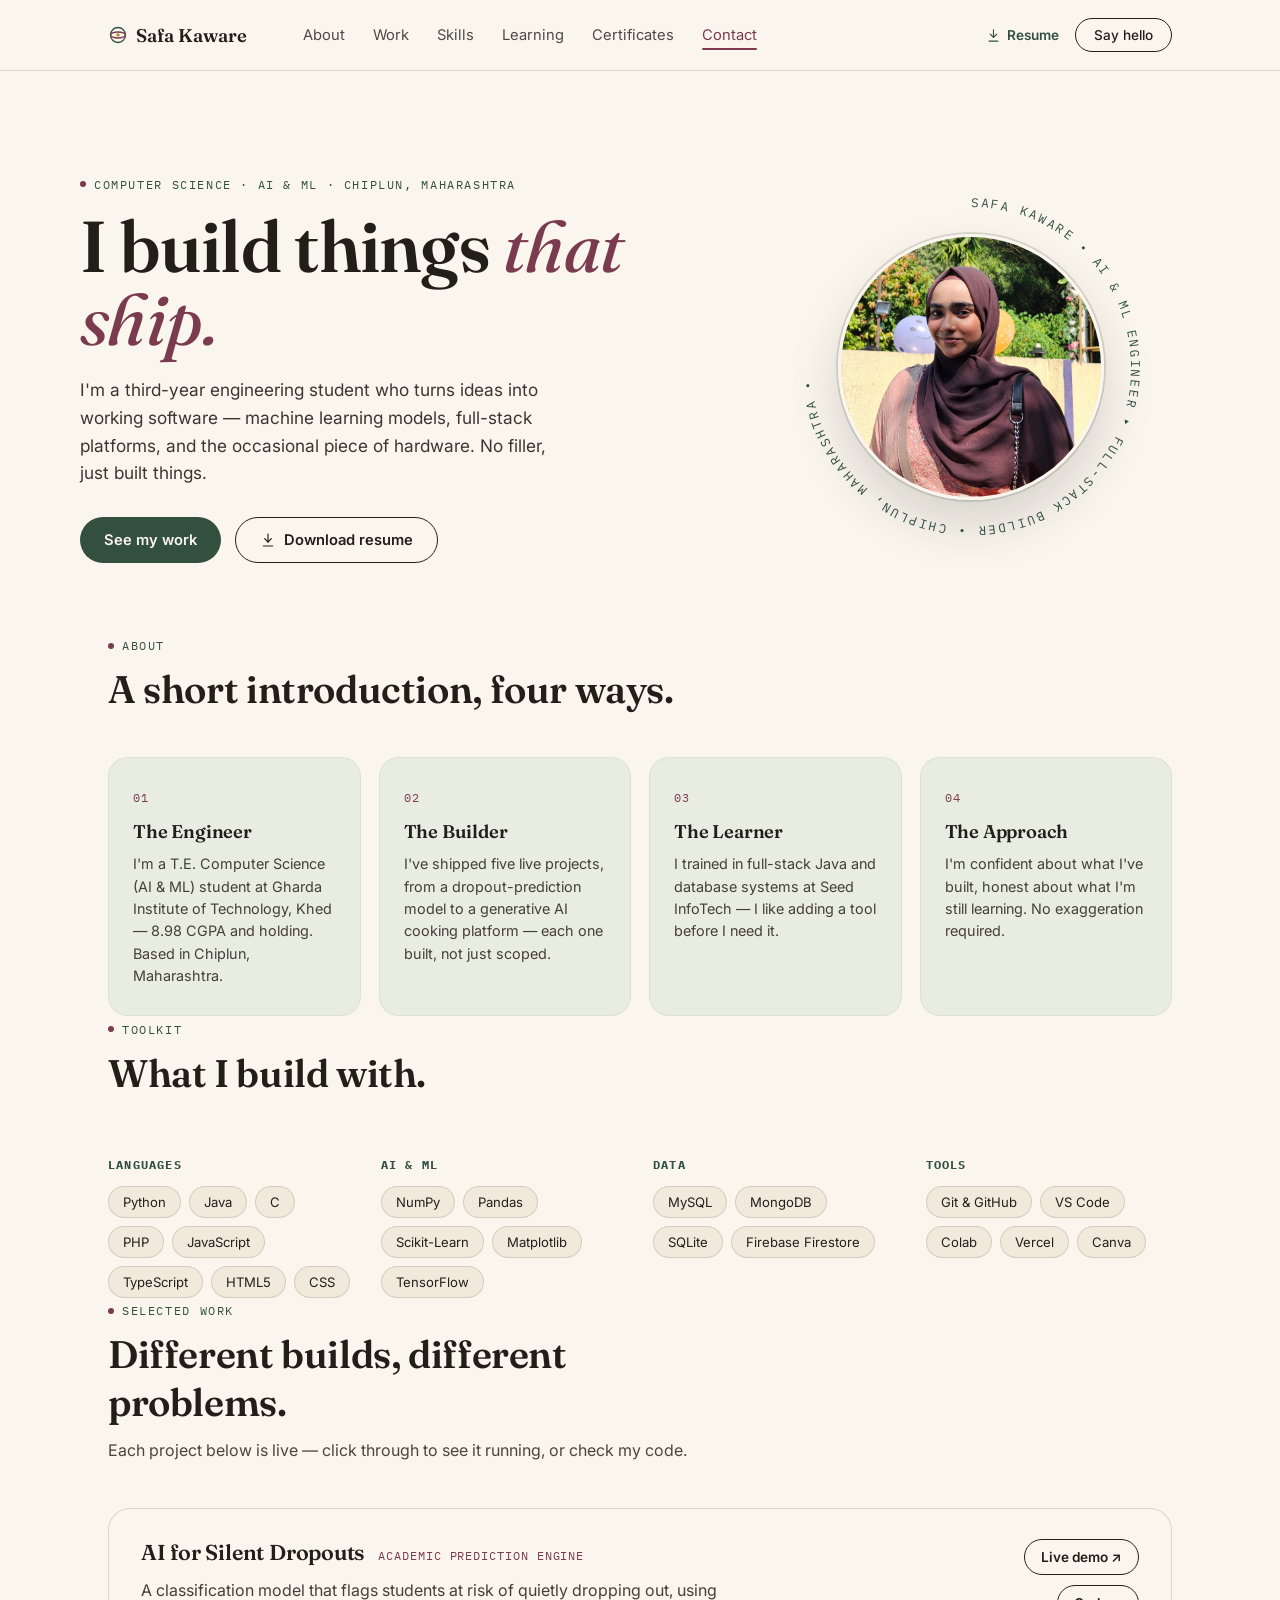
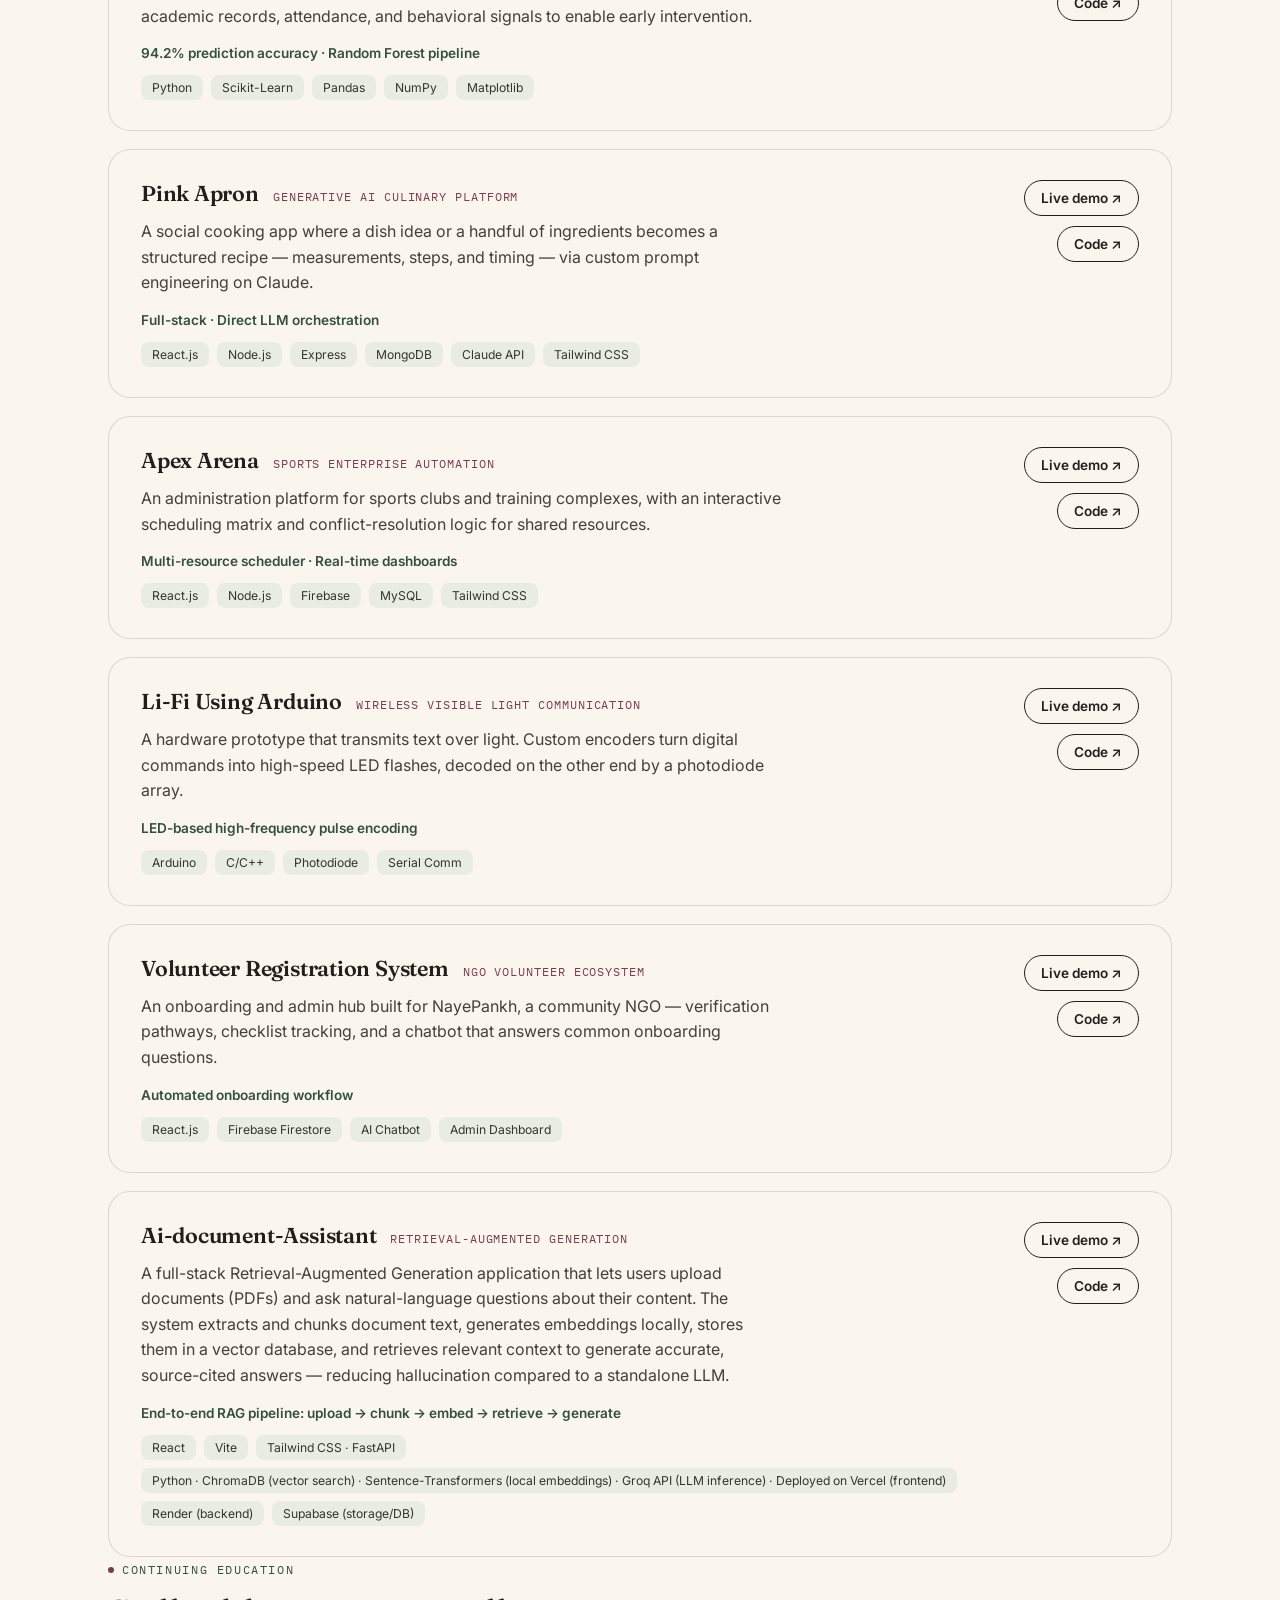
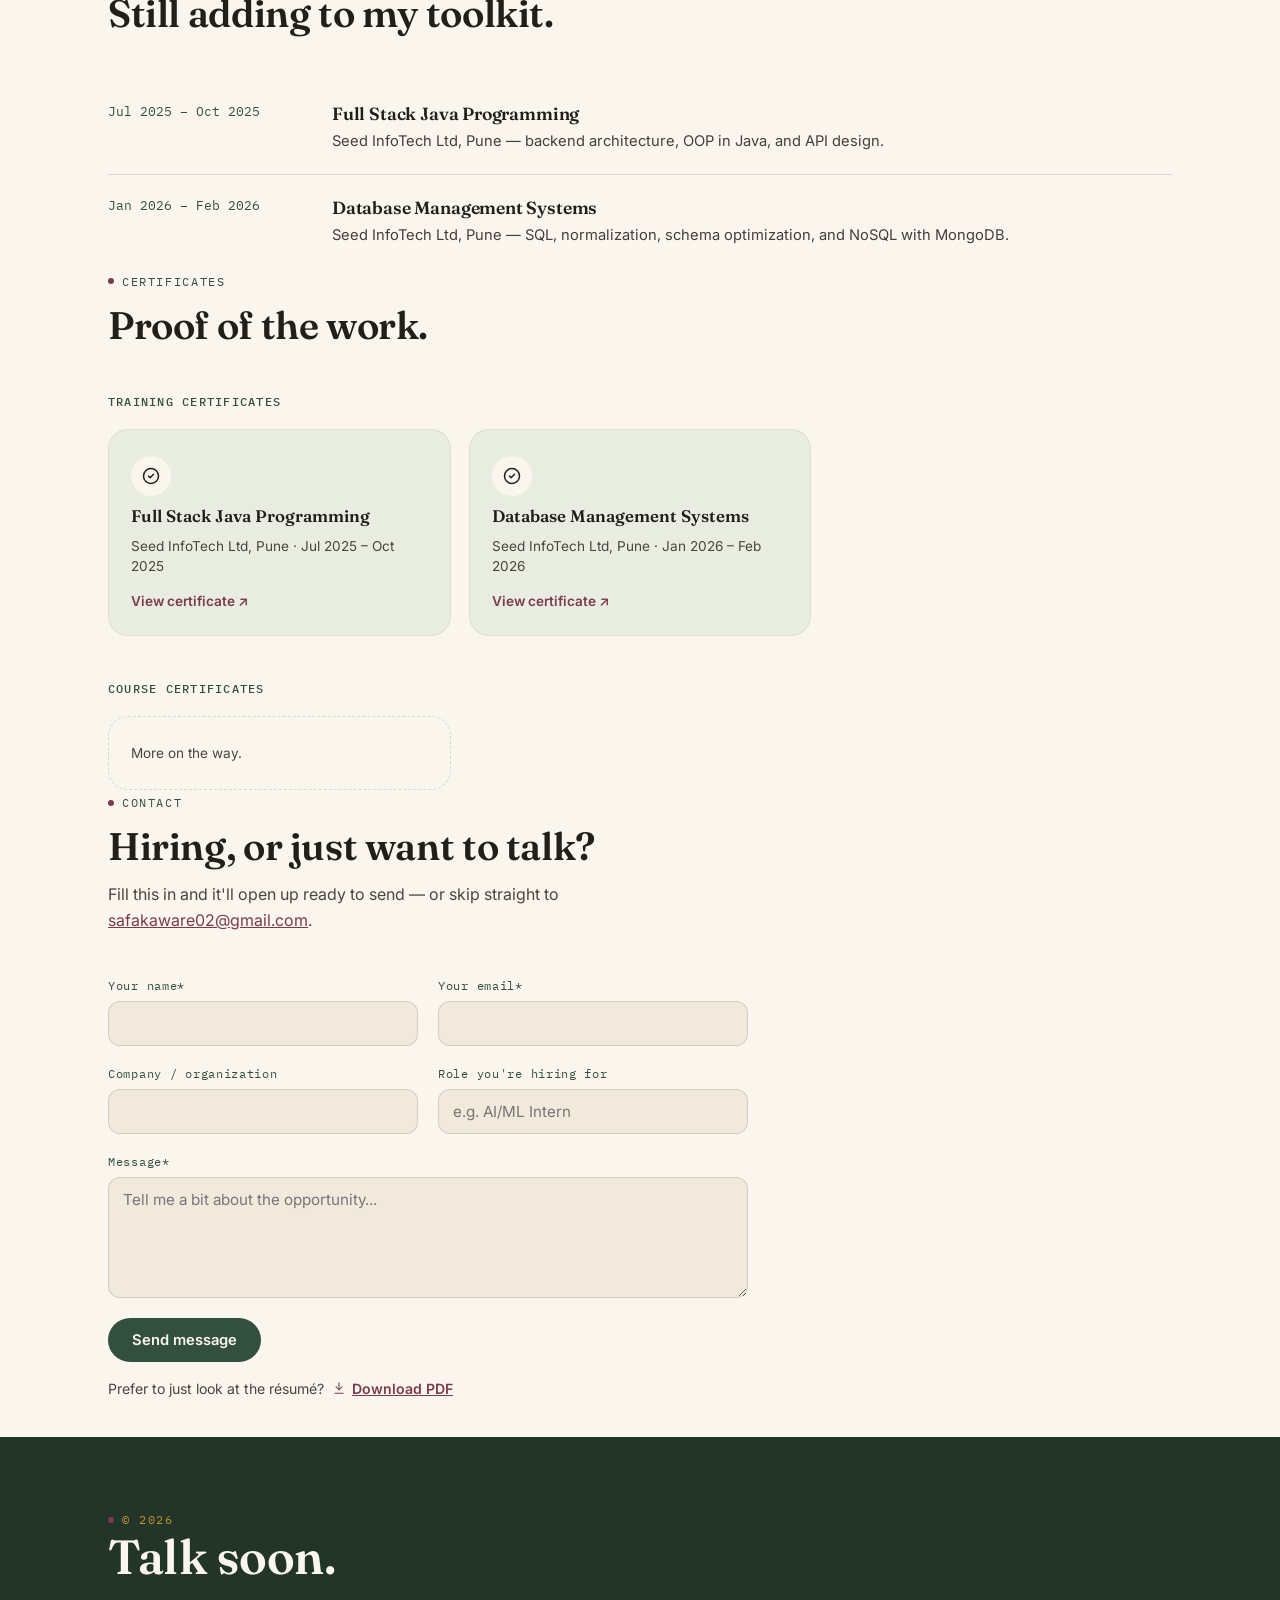
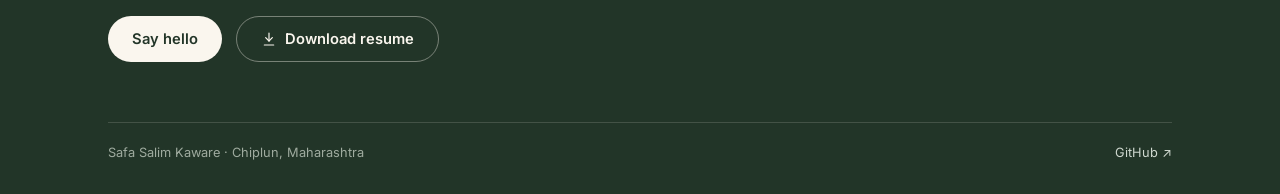
<file: index.html>
<!DOCTYPE html>
<html lang="en">
<head>
<meta charset="UTF-8">
<meta name="viewport" content="width=device-width, initial-scale=1.0">
<title>Safa Kaware — AI &amp; Full-Stack Software Engineer Portfolio</title>
<meta name="description" content="I'm Safa Kaware, a Computer Science (AI &amp; ML) engineer from Chiplun, Maharashtra, building full-stack platforms and machine learning systems — from predictive dropout models to generative AI cooking apps.">
<meta name="keywords" content="Safa Kaware, Safa Salim Kaware, AI ML engineer, full stack developer portfolio, Chiplun Maharashtra, Gharda Institute of Technology, machine learning student India, React developer Maharashtra">
<meta name="author" content="Safa Salim Kaware">
<meta name="robots" content="index, follow">
<link rel="canonical" href="https://safakaware.dev/">

<!-- Open Graph -->
<meta property="og:type" content="website">
<meta property="og:title" content="Safa Kaware — AI &amp; Full-Stack Software Engineer">
<meta property="og:description" content="Computer Science (AI &amp; ML) engineer building full-stack platforms and machine learning systems. Five shipped projects, one growing portfolio.">
<meta property="og:url" content="https://safakaware.dev/">
<meta property="og:site_name" content="Safa Kaware">

<!-- Twitter -->
<meta name="twitter:card" content="summary">
<meta name="twitter:title" content="Safa Kaware — AI &amp; Full-Stack Software Engineer">
<meta name="twitter:description" content="Computer Science (AI &amp; ML) engineer building full-stack platforms and machine learning systems.">

<!-- Structured data -->
<script type="application/ld+json">
{
  "@context": "https://schema.org",
  "@type": "Person",
  "name": "Safa Salim Kaware",
  "alternateName": "Safa Kaware",
  "jobTitle": "AI & Full-Stack Software Engineering Student",
  "email": "mailto:safakaware02@gmail.com",
  "address": {
    "@type": "PostalAddress",
    "addressLocality": "Chiplun, Ratnagiri",
    "addressRegion": "Maharashtra",
    "addressCountry": "IN"
  },
  "alumniOf": {
    "@type": "CollegeOrUniversity",
    "name": "Gharda Institute of Technology, Khed"
  },
  "sameAs": [
    "https://github.com/safa-kaware"
  ],
  "url": "https://safakaware.dev/"
}
</script>

<link rel="preconnect" href="https://fonts.googleapis.com">
<link rel="preconnect" href="https://fonts.gstatic.com" crossorigin>
<link href="https://fonts.googleapis.com/css2?family=Fraunces:opsz,wght@9..144,300;9..144,450;9..144,600;9..144,700&family=Inter:wght@400;500;600&family=IBM+Plex+Mono:wght@400;500&display=swap" rel="stylesheet">

<link rel="stylesheet" href="styles.css">
</head>
<body>

<header>
  <nav class="nav">
    <a class="brand" href="#top" aria-label="Safa Kaware, home">
      <svg viewBox="0 0 24 24" fill="none" aria-hidden="true"><circle cx="12" cy="12" r="9" stroke="#33503F" stroke-width="1.6"/><ellipse cx="12" cy="12" rx="9" ry="3.6" stroke="#7B3B4E" stroke-width="1.6"/><circle cx="12" cy="12" r="2.1" fill="#BE8F2E"/></svg>
      Safa Kaware
    </a>
    <div class="nav-links" id="navLinks">
      <a href="#about" data-nav-link="about">About</a>
      <a href="#work" data-nav-link="work">Work</a>
      <a href="#skills" data-nav-link="skills">Skills</a>
      <a href="#learning" data-nav-link="learning">Learning</a>
      <a href="#certificates" data-nav-link="certificates">Certificates</a>
      <a href="#contact" data-nav-link="contact">Contact</a>
    </div>
    <div class="nav-actions">
      <a class="nav-resume" href="Safa_Kaware_Resume.pdf" download>
        <svg viewBox="0 0 24 24" fill="none" stroke="currentColor" stroke-width="1.8" stroke-linecap="round" stroke-linejoin="round" aria-hidden="true"><path d="M12 3v12"/><path d="M7 10l5 5 5-5"/><path d="M5 21h14"/></svg>
        Resume
      </a>
      <a class="nav-cta" href="#contact">Say hello</a>
      <button class="nav-toggle" id="navToggle" aria-label="Open menu" aria-expanded="false" aria-controls="mobileMenu">
        <span></span>
      </button>
    </div>
  </nav>
</header>

<div class="mobile-menu" id="mobileMenu">
  <nav class="mobile-menu-links">
    <a href="#about" data-menu-link data-nav-link="about">About</a>
    <a href="#work" data-menu-link data-nav-link="work">Work</a>
    <a href="#skills" data-menu-link data-nav-link="skills">Skills</a>
    <a href="#learning" data-menu-link data-nav-link="learning">Learning</a>
    <a href="#certificates" data-menu-link data-nav-link="certificates">Certificates</a>
    <a href="#contact" data-menu-link data-nav-link="contact">Contact</a>
  </nav>
  <div class="mobile-menu-foot">
    <a class="btn btn-ghost" href="Safa_Kaware_Resume.pdf" download data-menu-link>
      <svg viewBox="0 0 24 24" fill="none" stroke="currentColor" stroke-width="1.8" stroke-linecap="round" stroke-linejoin="round" aria-hidden="true"><path d="M12 3v12"/><path d="M7 10l5 5 5-5"/><path d="M5 21h14"/></svg>
      Download resume
    </a>
    <a class="btn btn-primary" href="#contact" data-menu-link>Say hello</a>
    <span class="foot-note">safakaware02@gmail.com</span>
  </div>
</div>

<main id="top">

  <!-- HERO -->
  <section class="hero wrap">
    <div>
      <span class="eyebrow">Computer Science · AI &amp; ML · Chiplun, Maharashtra</span>
      <h1>I build things <em>that ship.</em></h1>
      <p>I'm a third-year engineering student who turns ideas into working software — machine learning models, full-stack platforms, and the occasional piece of hardware. No filler, just built things.</p>
      <div class="hero-cta-row">
        <a class="btn btn-primary" href="#work">See my work</a>
        <a class="btn btn-ghost" href="Safa_Kaware_Resume.pdf" download>
          <svg viewBox="0 0 24 24" fill="none" stroke="currentColor" stroke-width="1.8" stroke-linecap="round" stroke-linejoin="round" aria-hidden="true"><path d="M12 3v12"/><path d="M7 10l5 5 5-5"/><path d="M5 21h14"/></svg>
          Download resume
        </a>
      </div>
    </div>
    <div class="hero-art">
      <svg class="photo-ring" viewBox="0 0 380 380" aria-hidden="true">
        <defs>
          <path id="ringPath" d="M190,30 a160,160 0 1,1 -0.1,0" fill="none"/>
        </defs>
        <text>
          <textPath href="#ringPath" startOffset="0%">
            SAFA KAWARE &#8226; AI &amp; ML ENGINEER &#8227; FULL-STACK BUILDER &#8226; CHIPLUN, MAHARASHTRA &#8226;
          </textPath>
        </text>
      </svg>

      <div class="hero-dot" style="inset:0;">
        <i style="top:6%; left:50%; background:var(--plum); transform:translateX(-50%);"></i>
      </div>
      <div class="hero-dot" style="inset:0; animation-direction:reverse; animation-duration:16s;">
        <i style="bottom:8%; right:14%; background:var(--gold);"></i>
      </div>

      <div class="photo-frame">
        <!-- To use your own photo: just change the src below to your photo's filename -->
        <img src="20251124_133518.jpg" alt="Safa Kaware"
             onerror="this.style.display='none'; document.getElementById('photoPlaceholder').style.display='flex';">
        <div class="photo-placeholder" id="photoPlaceholder" style="display:none;">
          <svg viewBox="0 0 24 24" fill="none" aria-hidden="true"><circle cx="12" cy="8" r="4" stroke="#33503F" stroke-width="1.6"/><path d="M4 20c1.5-4 4.5-6 8-6s6.5 2 8 6" stroke="#33503F" stroke-width="1.6" stroke-linecap="round"/></svg>
          <span>Drop your photo in here</span>
        </div>
      </div>
    </div>
  </section>

  <!-- ABOUT -->
  <section id="about" class="wrap">
    <div class="section-head reveal">
      <span class="eyebrow">About</span>
      <h2>A short introduction, four ways.</h2>
    </div>
    <div class="about-grid">
      <div class="about-card reveal"><span class="num">01</span>
        <h3>The Engineer</h3>
        <p>I'm a T.E. Computer Science (AI &amp; ML) student at Gharda Institute of Technology, Khed — 8.98 CGPA and holding. Based in Chiplun, Maharashtra.</p>
      </div>
      <div class="about-card reveal"><span class="num">02</span>
        <h3>The Builder</h3>
        <p>I've shipped five live projects, from a dropout-prediction model to a generative AI cooking platform — each one built, not just scoped.</p>
      </div>
      <div class="about-card reveal"><span class="num">03</span>
        <h3>The Learner</h3>
        <p>I trained in full-stack Java and database systems at Seed InfoTech — I like adding a tool before I need it.</p>
      </div>
      <div class="about-card reveal"><span class="num">04</span>
        <h3>The Approach</h3>
        <p>I'm confident about what I've built, honest about what I'm still learning. No exaggeration required.</p>
      </div>
    </div>
  </section>

  <!-- SKILLS -->
  <section id="skills" class="wrap">
    <div class="section-head reveal">
      <span class="eyebrow">Toolkit</span>
      <h2>What I build with.</h2>
    </div>
    <div class="skills-wrap" id="skillsWrap"><!-- rendered from site data --></div>
  </section>

  <!-- WORK -->
  <section id="work" class="wrap">
    <div class="section-head reveal">
      <span class="eyebrow">Selected Work</span>
      <h2>Different builds, different problems.</h2>
      <p>Each project below is live — click through to see it running, or check my code.</p>
    </div>
    <div class="project-list" id="projectList"><!-- rendered from site data --></div>
  </section>

  <!-- LEARNING -->
  <section id="learning" class="wrap">
    <div class="section-head reveal">
      <span class="eyebrow">Continuing Education</span>
      <h2>Still adding to my toolkit.</h2>
    </div>
    <div class="train-list" id="trainList"><!-- rendered from site data --></div>
  </section>

  <!-- CERTIFICATES -->
  <section id="certificates" class="wrap">
    <div class="section-head reveal">
      <span class="eyebrow">Certificates</span>
      <h2>Proof of the work.</h2>
    </div>

    <div id="certGroups"><!-- rendered from site data --></div>
  </section>

  <!-- CONTACT -->
  <section id="contact" class="wrap">
    <div class="section-head reveal">
      <span class="eyebrow">Contact</span>
      <h2>Hiring, or just want to talk?</h2>
      <p>Fill this in and it'll open up ready to send — or skip straight to <a href="mailto:safakaware02@gmail.com" style="color:var(--plum); text-decoration:underline;">safakaware02@gmail.com</a>.</p>
    </div>

    <form id="contactForm" class="contact-form reveal" novalidate>
      <div class="form-row">
        <div class="field">
          <label for="cf-name">Your name*</label>
          <input type="text" id="cf-name" name="name" required autocomplete="name">
        </div>
        <div class="field">
          <label for="cf-email">Your email*</label>
          <input type="email" id="cf-email" name="email" required autocomplete="email">
        </div>
      </div>
      <div class="form-row">
        <div class="field">
          <label for="cf-company">Company / organization</label>
          <input type="text" id="cf-company" name="company" autocomplete="organization">
        </div>
        <div class="field">
          <label for="cf-role">Role you're hiring for</label>
          <input type="text" id="cf-role" name="role" placeholder="e.g. AI/ML Intern">
        </div>
      </div>
      <div class="field">
        <label for="cf-message">Message*</label>
        <textarea id="cf-message" name="message" rows="5" required placeholder="Tell me a bit about the opportunity..."></textarea>
      </div>
      <div class="form-foot">
        <button type="submit" class="btn btn-primary">Send message</button>
        <span id="cf-status" class="form-status"></span>
      </div>
    </form>
    <p class="contact-resume-note reveal">
      Prefer to just look at the résumé?
      <a href="Safa_Kaware_Resume.pdf" download>
        <svg viewBox="0 0 24 24" fill="none" stroke="currentColor" stroke-width="1.8" stroke-linecap="round" stroke-linejoin="round" aria-hidden="true"><path d="M12 3v12"/><path d="M7 10l5 5 5-5"/><path d="M5 21h14"/></svg>
        Download PDF
      </a>
    </p>
  </section>

</main>

<footer>
  <div class="wrap">
    <span class="eyebrow" style="color:#BE8F2E;">© 2026</span>
    <h2>Talk soon.</h2>
    <div class="footer-cta">
      <a class="btn btn-primary" href="#contact">Say hello</a>
      <a class="btn btn-ghost" href="Safa_Kaware_Resume.pdf" download>
        <svg viewBox="0 0 24 24" fill="none" stroke="currentColor" stroke-width="1.8" stroke-linecap="round" stroke-linejoin="round" aria-hidden="true"><path d="M12 3v12"/><path d="M7 10l5 5 5-5"/><path d="M5 21h14"/></svg>
        Download resume
      </a>
    </div>
    <div class="foot-bottom">
      <span>Safa Salim Kaware · Chiplun, Maharashtra</span>
      <a href="https://github.com/safa-kaware" target="_blank" rel="noopener">GitHub ↗</a>
    </div>
  </div>
</footer>

<!--
  SITE DATA — everything below is what powers the Work, Skills, Learning, and
  Certificates sections above. Don't want to hand-edit this JSON? Open
  admin.html (kept out of the deployed site) and use the form-based editor
  instead — it can export a fresh, updated copy of this whole file.
-->
<script type="application/json" id="site-data">
{
  "projects": [
    {
      "id": "proj-dropout",
      "title": "AI for Silent Dropouts",
      "category": "Academic Prediction Engine",
      "description": "A classification model that flags students at risk of quietly dropping out, using academic records, attendance, and behavioral signals to enable early intervention.",
      "meta": "94.2% prediction accuracy · Random Forest pipeline",
      "tags": [
        "Python",
        "Scikit-Learn",
        "Pandas",
        "NumPy",
        "Matplotlib"
      ],
      "demoUrl": "https://ai-for-silent-dropouts.vercel.app/",
      "githubUrl": "https://github.com/safa-kaware/ai-for-silent-dropouts"
    },
    {
      "id": "proj-pinkapron",
      "title": "Pink Apron",
      "category": "Generative AI Culinary Platform",
      "description": "A social cooking app where a dish idea or a handful of ingredients becomes a structured recipe — measurements, steps, and timing — via custom prompt engineering on Claude.",
      "meta": "Full-stack · Direct LLM orchestration",
      "tags": [
        "React.js",
        "Node.js",
        "Express",
        "MongoDB",
        "Claude API",
        "Tailwind CSS"
      ],
      "demoUrl": "https://pinkapron.vercel.app",
      "githubUrl": "https://github.com/safa-kaware/pink-apron"
    },
    {
      "id": "proj-apexarena",
      "title": "Apex Arena",
      "category": "Sports Enterprise Automation",
      "description": "An administration platform for sports clubs and training complexes, with an interactive scheduling matrix and conflict-resolution logic for shared resources.",
      "meta": "Multi-resource scheduler · Real-time dashboards",
      "tags": [
        "React.js",
        "Node.js",
        "Firebase",
        "MySQL",
        "Tailwind CSS"
      ],
      "demoUrl": "https://apex-arena-pi.vercel.app",
      "githubUrl": "https://github.com/safa-kaware/apex-arena"
    },
    {
      "id": "proj-lifi",
      "title": "Li-Fi Using Arduino",
      "category": "Wireless Visible Light Communication",
      "description": "A hardware prototype that transmits text over light. Custom encoders turn digital commands into high-speed LED flashes, decoded on the other end by a photodiode array.",
      "meta": "LED-based high-frequency pulse encoding",
      "tags": [
        "Arduino",
        "C/C++",
        "Photodiode",
        "Serial Comm"
      ],
      "demoUrl": "https://li-fi-using-arduino.vercel.app/",
      "githubUrl": "https://github.com/safa-kaware/Li-fi-using-Arduino"
    },
    {
      "id": "proj-volunteer",
      "title": "Volunteer Registration System",
      "category": "NGO Volunteer Ecosystem",
      "description": "An onboarding and admin hub built for NayePankh, a community NGO — verification pathways, checklist tracking, and a chatbot that answers common onboarding questions.",
      "meta": "Automated onboarding workflow",
      "tags": [
        "React.js",
        "Firebase Firestore",
        "AI Chatbot",
        "Admin Dashboard"
      ],
      "demoUrl": "https://volunteer-registration-system-for-n.vercel.app/",
      "githubUrl": "https://github.com/safa-kaware/volunteer-registration-system-for-nayepankh"
    },
    {
      "id": "proj-mnvsq8z",
      "title": "Ai-document-Assistant",
      "category": "Retrieval-Augmented Generation",
      "description": "A full-stack Retrieval-Augmented Generation application that lets users upload documents (PDFs) and ask natural-language questions about their content. The system extracts and chunks document text, generates embeddings locally, stores them in a vector database, and retrieves relevant context to generate accurate, source-cited answers — reducing hallucination compared to a standalone LLM.",
      "meta": "End-to-end RAG pipeline: upload → chunk → embed → retrieve → generate",
      "tags": [
        "React",
        "Vite",
        "Tailwind CSS · FastAPI",
        "Python · ChromaDB (vector search) · Sentence-Transformers (local embeddings) · Groq API (LLM inference) · Deployed on Vercel (frontend)",
        "Render (backend)",
        "Supabase (storage/DB)"
      ],
      "demoUrl": "https://ai-document-assist-eight.vercel.app/",
      "githubUrl": "https://github.com/safa-kaware/ai-document-assist"
    }
  ],
  "skills": [
    {
      "id": "skill-lang",
      "group": "Languages",
      "chips": [
        "Python",
        "Java",
        "C",
        "PHP",
        "JavaScript",
        "TypeScript",
        "HTML5",
        "CSS"
      ]
    },
    {
      "id": "skill-aiml",
      "group": "AI & ML",
      "chips": [
        "NumPy",
        "Pandas",
        "Scikit-Learn",
        "Matplotlib",
        "TensorFlow"
      ]
    },
    {
      "id": "skill-data",
      "group": "Data",
      "chips": [
        "MySQL",
        "MongoDB",
        "SQLite",
        "Firebase Firestore"
      ]
    },
    {
      "id": "skill-tools",
      "group": "Tools",
      "chips": [
        "Git & GitHub",
        "VS Code",
        "Colab",
        "Vercel",
        "Canva"
      ]
    }
  ],
  "learning": [
    {
      "id": "learn-java",
      "when": "Jul 2025 – Oct 2025",
      "title": "Full Stack Java Programming",
      "description": "Seed InfoTech Ltd, Pune — backend architecture, OOP in Java, and API design."
    },
    {
      "id": "learn-dbms",
      "when": "Jan 2026 – Feb 2026",
      "title": "Database Management Systems",
      "description": "Seed InfoTech Ltd, Pune — SQL, normalization, schema optimization, and NoSQL with MongoDB."
    }
  ],
  "certificateGroups": [
    {
      "id": "certgrp-training",
      "groupTitle": "Training Certificates",
      "items": [
        {
          "id": "cert-java",
          "title": "Full Stack Java Programming",
          "meta": "Seed InfoTech Ltd, Pune · Jul 2025 – Oct 2025",
          "href": "certificates/full-stack-java-course.jpg"
        },
        {
          "id": "cert-dbms",
          "title": "Database Management Systems",
          "meta": "Seed InfoTech Ltd, Pune · Jan 2026 – Feb 2026",
          "href": "certificates/dbms-certificate.pdf"
        }
      ]
    },
    {
      "id": "certgrp-course",
      "groupTitle": "Course Certificates",
      "items": []
    }
  ]
}
</script>
<script src="script.js"></script>

</body>
</html>
</file>
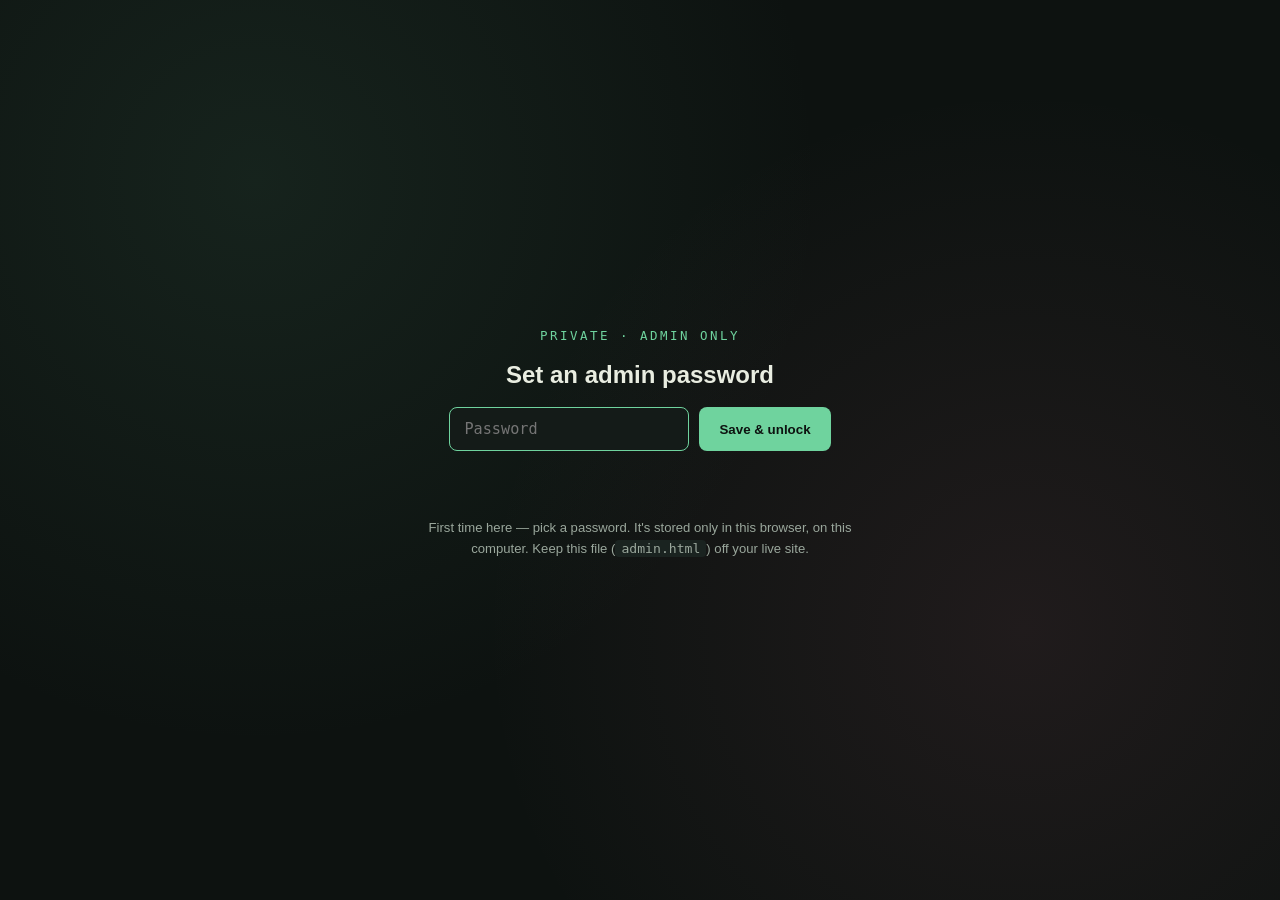
<file: admin.html>
<!DOCTYPE html>
<html lang="en">
<head>
<meta charset="UTF-8">
<meta name="viewport" content="width=device-width, initial-scale=1.0">
<meta name="robots" content="noindex, nofollow">
<title>Portfolio Admin — Safa Kaware</title>
<style>
  :root{
    --bg: #0d1210;
    --panel: #141b18;
    --panel-2: #1a2320;
    --line: rgba(233,237,225,0.10);
    --ink: #e9ede1;
    --ink-dim: #9aa79c;
    --forest: #4d8a6a;
    --forest-bright: #6fd39e;
    --plum: #c76b85;
    --gold: #d9ac4c;
    --danger: #d9704c;
    --mono: 'IBM Plex Mono', 'SFMono-Regular', Consolas, monospace;
    --sans: 'Inter', -apple-system, sans-serif;
  }
  *{ box-sizing:border-box; }
  html,body{ margin:0; padding:0; }
  body{
    background: var(--bg);
    color: var(--ink);
    font-family: var(--sans);
    min-height:100vh;
  }
  a{ color:inherit; }
  ::selection{ background: var(--forest); color:#0d1210; }

  /* ---- Gate screen ---- */
  #gate{
    min-height:100vh; display:flex; align-items:center; justify-content:center;
    flex-direction:column; gap:18px; padding:24px;
    background:
      radial-gradient(circle at 20% 20%, rgba(77,138,106,0.14), transparent 45%),
      radial-gradient(circle at 80% 70%, rgba(199,107,133,0.10), transparent 45%),
      var(--bg);
  }
  #gate .mark{ font-family: var(--mono); font-size:0.78rem; letter-spacing:0.2em; text-transform:uppercase; color: var(--forest-bright); }
  #gate h1{ font-size:1.5rem; margin:0; font-weight:600; }
  #gate form{ display:flex; gap:10px; flex-wrap:wrap; justify-content:center; }
  #gate input[type="password"]{
    background: var(--panel); border:1px solid var(--line); color:var(--ink);
    padding:12px 14px; border-radius:8px; font-family:var(--mono); font-size:0.95rem;
    min-width:240px; outline:none;
  }
  #gate input[type="password"]:focus{ border-color: var(--forest-bright); }
  #gate button{
    background: var(--forest-bright); color:#0d1210; border:none; padding:12px 20px;
    border-radius:8px; font-weight:600; cursor:pointer; font-family:var(--sans);
  }
  #gate button:hover{ filter:brightness(1.08); }
  #gate .err{ color: var(--danger); font-size:0.85rem; font-family:var(--mono); min-height:1.2em; }
  #gate .note{ max-width:440px; text-align:center; font-size:0.82rem; color:var(--ink-dim); line-height:1.6; }
  #gate .note code{ background:var(--panel-2); padding:1px 6px; border-radius:4px; font-family:var(--mono); }

  /* ---- App shell ---- */
  #app{ display:none; min-height:100vh; }
  #app.visible{ display:flex; }

  .sidebar{
    width:220px; flex-shrink:0; background:var(--panel); border-right:1px solid var(--line);
    padding:22px 14px; display:flex; flex-direction:column; gap:4px;
  }
  .sidebar .brand{ font-family:var(--mono); font-size:0.72rem; letter-spacing:0.14em; text-transform:uppercase; color:var(--forest-bright); padding:0 10px 18px; }
  .sidebar button.tab{
    background:none; border:none; color:var(--ink-dim); text-align:left; padding:11px 12px;
    border-radius:8px; cursor:pointer; font-size:0.92rem; font-family:var(--sans); display:flex; align-items:center; gap:10px;
  }
  .sidebar button.tab:hover{ background:var(--panel-2); color:var(--ink); }
  .sidebar button.tab.active{ background:var(--panel-2); color:var(--forest-bright); font-weight:600; }
  .sidebar .spacer{ flex:1; }
  .sidebar .lock-btn{
    background:none; border:1px solid var(--line); color:var(--ink-dim); padding:9px 12px; border-radius:8px;
    cursor:pointer; font-size:0.82rem; font-family:var(--sans);
  }
  .sidebar .lock-btn:hover{ border-color:var(--danger); color:var(--danger); }

  .main{ flex:1; min-width:0; padding:32px 40px 80px; max-width:920px; }
  .main h2{ font-size:1.5rem; margin:0 0 4px; }
  .main .sub{ color:var(--ink-dim); font-size:0.92rem; margin:0 0 26px; }

  .toast{
    position:fixed; top:20px; right:20px; background:var(--forest-bright); color:#0d1210;
    padding:12px 18px; border-radius:8px; font-weight:600; font-size:0.88rem;
    transform: translateY(-12px); opacity:0; transition: all 0.25s ease; pointer-events:none; z-index:50;
  }
  .toast.show{ transform: translateY(0); opacity:1; }

  .card{
    background:var(--panel); border:1px solid var(--line); border-radius:12px;
    padding:18px 20px; margin-bottom:14px;
  }
  .card-row{ display:flex; justify-content:space-between; gap:16px; align-items:flex-start; }
  .card-row h3{ margin:0 0 4px; font-size:1.02rem; }
  .card-row .meta{ color:var(--ink-dim); font-size:0.82rem; font-family:var(--mono); }
  .card-actions{ display:flex; gap:8px; flex-shrink:0; }
  .icon-btn{
    background:var(--panel-2); border:1px solid var(--line); color:var(--ink-dim);
    width:32px; height:32px; border-radius:7px; cursor:pointer; display:flex; align-items:center; justify-content:center;
  }
  .icon-btn:hover{ color:var(--ink); border-color: var(--forest-bright); }
  .icon-btn.danger:hover{ color:var(--danger); border-color:var(--danger); }
  .chip-list{ display:flex; flex-wrap:wrap; gap:6px; margin-top:10px; }
  .chip-list span{ background:var(--panel-2); border:1px solid var(--line); padding:3px 10px; border-radius:999px; font-size:0.78rem; font-family:var(--mono); color:var(--ink-dim); }

  .empty{ color:var(--ink-dim); font-size:0.88rem; padding:22px; text-align:center; border:1px dashed var(--line); border-radius:12px; }

  form.editor{ background:var(--panel-2); border:1px solid var(--line); border-radius:12px; padding:20px; margin-bottom:22px; }
  form.editor h4{ margin:0 0 14px; font-size:0.85rem; text-transform:uppercase; letter-spacing:0.08em; color:var(--forest-bright); font-family:var(--mono); }
  .field-row{ display:flex; gap:12px; flex-wrap:wrap; margin-bottom:12px; }
  .field{ flex:1; min-width:180px; display:flex; flex-direction:column; gap:6px; }
  .field label{ font-size:0.78rem; color:var(--ink-dim); }
  .field input[type="text"], .field input[type="url"], .field textarea, .field select{
    background:var(--panel); border:1px solid var(--line); color:var(--ink); padding:10px 11px;
    border-radius:7px; font-family:var(--sans); font-size:0.92rem; outline:none; width:100%;
  }
  .field input:focus, .field textarea:focus, .field select:focus{ border-color:var(--forest-bright); }
  .field textarea{ resize:vertical; min-height:64px; font-family:var(--sans); }
  .field-hint{ font-size:0.74rem; color:var(--ink-dim); }
  .radio-row{ display:flex; gap:16px; font-size:0.85rem; color:var(--ink-dim); }
  .radio-row label{ display:flex; align-items:center; gap:6px; cursor:pointer; }
  .form-actions{ display:flex; gap:10px; margin-top:6px; }
  .btn{ border:none; padding:10px 18px; border-radius:7px; font-weight:600; cursor:pointer; font-size:0.88rem; font-family:var(--sans); }
  .btn-primary{ background:var(--forest-bright); color:#0d1210; }
  .btn-primary:hover{ filter:brightness(1.08); }
  .btn-ghost{ background:none; border:1px solid var(--line); color:var(--ink-dim); }
  .btn-ghost:hover{ color:var(--ink); border-color:var(--ink-dim); }
  .btn-add{ background:var(--panel-2); border:1px dashed var(--forest-bright); color:var(--forest-bright); width:100%; padding:12px; border-radius:10px; cursor:pointer; font-family:var(--sans); font-weight:600; margin-bottom:20px; }
  .btn-add:hover{ background:rgba(111,211,158,0.08); }

  .group-title-row{ display:flex; justify-content:space-between; align-items:center; margin:26px 0 10px; }
  .group-title-row h3{ font-family:var(--mono); font-size:0.78rem; text-transform:uppercase; letter-spacing:0.1em; color:var(--ink-dim); margin:0; }

  .export-box{ background:var(--panel); border:1px solid var(--line); border-radius:12px; padding:24px; }
  .export-box p{ color:var(--ink-dim); font-size:0.9rem; line-height:1.7; }
  .export-box ol{ color:var(--ink-dim); font-size:0.9rem; line-height:1.8; padding-left:20px; }
  .export-box code{ background:var(--panel-2); padding:1px 6px; border-radius:4px; font-family:var(--mono); font-size:0.85em; color:var(--ink); }
  .warn-box{ background:rgba(217,112,76,0.1); border:1px solid rgba(217,112,76,0.35); color:#e8b39f; border-radius:10px; padding:14px 16px; font-size:0.85rem; line-height:1.6; margin-bottom:20px; }
</style>
</head>
<body>

<div id="gate">
  <span class="mark">Private &middot; Admin only</span>
  <h1 id="gateTitle">Enter password</h1>
  <form id="gateForm">
    <input type="password" id="gatePassword" placeholder="Password" autocomplete="current-password" autofocus>
    <button type="submit" id="gateSubmit">Unlock</button>
  </form>
  <div class="err" id="gateError"></div>
  <p class="note" id="gateNote">This edits your portfolio content. Keep this file on your own computer — don't upload <code>admin.html</code> to your live site.</p>
</div>

<div id="app">
  <div id="storageWarning" style="display:none; position:fixed; top:0; left:0; right:0; background:#3a2416; color:#f0c9a0; font-family:var(--mono); font-size:0.8rem; text-align:center; padding:8px; z-index:60; border-bottom:1px solid rgba(240,201,160,0.3);">
    This browser/preview is blocking local storage — your edits won't be saved after you close this. Download <code>admin.html</code> and open it directly in your browser (double-click the file) for changes to persist.
  </div>
  <aside class="sidebar">
    <div class="brand">Portfolio Admin</div>
    <button class="tab active" data-tab="projects">Projects</button>
    <button class="tab" data-tab="skills">Skills</button>
    <button class="tab" data-tab="certificates">Certificates</button>
    <button class="tab" data-tab="learning">Learning</button>
    <button class="tab" data-tab="export">Export site</button>
    <div class="spacer"></div>
    <button class="lock-btn" id="lockBtn">Lock &amp; sign out</button>
  </aside>
  <main class="main" id="main"></main>
</div>

<div class="toast" id="toast"></div>

<script>
const INDEX_TEMPLATE = "<!DOCTYPE html>\n<html lang=\"en\">\n<head>\n<meta charset=\"UTF-8\">\n<meta name=\"viewport\" content=\"width=device-width, initial-scale=1.0\">\n<title>Safa Kaware \u2014 AI &amp; Full-Stack Software Engineer Portfolio</title>\n<meta name=\"description\" content=\"I'm Safa Kaware, a Computer Science (AI &amp; ML) engineer from Chiplun, Maharashtra, building full-stack platforms and machine learning systems \u2014 from predictive dropout models to generative AI cooking apps.\">\n<meta name=\"keywords\" content=\"Safa Kaware, Safa Salim Kaware, AI ML engineer, full stack developer portfolio, Chiplun Maharashtra, Gharda Institute of Technology, machine learning student India, React developer Maharashtra\">\n<meta name=\"author\" content=\"Safa Salim Kaware\">\n<meta name=\"robots\" content=\"index, follow\">\n<link rel=\"canonical\" href=\"https://safakaware.dev/\">\n\n<!-- Open Graph -->\n<meta property=\"og:type\" content=\"website\">\n<meta property=\"og:title\" content=\"Safa Kaware \u2014 AI &amp; Full-Stack Software Engineer\">\n<meta property=\"og:description\" content=\"Computer Science (AI &amp; ML) engineer building full-stack platforms and machine learning systems. Five shipped projects, one growing portfolio.\">\n<meta property=\"og:url\" content=\"https://safakaware.dev/\">\n<meta property=\"og:site_name\" content=\"Safa Kaware\">\n\n<!-- Twitter -->\n<meta name=\"twitter:card\" content=\"summary\">\n<meta name=\"twitter:title\" content=\"Safa Kaware \u2014 AI &amp; Full-Stack Software Engineer\">\n<meta name=\"twitter:description\" content=\"Computer Science (AI &amp; ML) engineer building full-stack platforms and machine learning systems.\">\n\n<!-- Structured data -->\n<script type=\"application/ld+json\">\n{\n  \"@context\": \"https://schema.org\",\n  \"@type\": \"Person\",\n  \"name\": \"Safa Salim Kaware\",\n  \"alternateName\": \"Safa Kaware\",\n  \"jobTitle\": \"AI & Full-Stack Software Engineering Student\",\n  \"email\": \"mailto:safakaware02@gmail.com\",\n  \"address\": {\n    \"@type\": \"PostalAddress\",\n    \"addressLocality\": \"Chiplun, Ratnagiri\",\n    \"addressRegion\": \"Maharashtra\",\n    \"addressCountry\": \"IN\"\n  },\n  \"alumniOf\": {\n    \"@type\": \"CollegeOrUniversity\",\n    \"name\": \"Gharda Institute of Technology, Khed\"\n  },\n  \"sameAs\": [\n    \"https://github.com/safa-kaware\"\n  ],\n  \"url\": \"https://safakaware.dev/\"\n}\n<\/script>\n\n<link rel=\"preconnect\" href=\"https://fonts.googleapis.com\">\n<link rel=\"preconnect\" href=\"https://fonts.gstatic.com\" crossorigin>\n<link href=\"https://fonts.googleapis.com/css2?family=Fraunces:opsz,wght@9..144,300;9..144,450;9..144,600;9..144,700&family=Inter:wght@400;500;600&family=IBM+Plex+Mono:wght@400;500&display=swap\" rel=\"stylesheet\">\n\n<link rel=\"stylesheet\" href=\"styles.css\">\n</head>\n<body>\n\n<header>\n  <nav class=\"nav\">\n    <a class=\"brand\" href=\"#top\" aria-label=\"Safa Kaware, home\">\n      <svg viewBox=\"0 0 24 24\" fill=\"none\" aria-hidden=\"true\"><circle cx=\"12\" cy=\"12\" r=\"9\" stroke=\"#33503F\" stroke-width=\"1.6\"/><ellipse cx=\"12\" cy=\"12\" rx=\"9\" ry=\"3.6\" stroke=\"#7B3B4E\" stroke-width=\"1.6\"/><circle cx=\"12\" cy=\"12\" r=\"2.1\" fill=\"#BE8F2E\"/></svg>\n      Safa Kaware\n    </a>\n    <div class=\"nav-links\" id=\"navLinks\">\n      <a href=\"#about\" data-nav-link=\"about\">About</a>\n      <a href=\"#work\" data-nav-link=\"work\">Work</a>\n      <a href=\"#skills\" data-nav-link=\"skills\">Skills</a>\n      <a href=\"#learning\" data-nav-link=\"learning\">Learning</a>\n      <a href=\"#certificates\" data-nav-link=\"certificates\">Certificates</a>\n      <a href=\"#contact\" data-nav-link=\"contact\">Contact</a>\n    </div>\n    <div class=\"nav-actions\">\n      <a class=\"nav-resume\" href=\"Safa_Kaware_Resume.pdf\" download>\n        <svg viewBox=\"0 0 24 24\" fill=\"none\" stroke=\"currentColor\" stroke-width=\"1.8\" stroke-linecap=\"round\" stroke-linejoin=\"round\" aria-hidden=\"true\"><path d=\"M12 3v12\"/><path d=\"M7 10l5 5 5-5\"/><path d=\"M5 21h14\"/></svg>\n        Resume\n      </a>\n      <a class=\"nav-cta\" href=\"#contact\">Say hello</a>\n      <button class=\"nav-toggle\" id=\"navToggle\" aria-label=\"Open menu\" aria-expanded=\"false\" aria-controls=\"mobileMenu\">\n        <span></span>\n      </button>\n    </div>\n  </nav>\n</header>\n\n<div class=\"mobile-menu\" id=\"mobileMenu\">\n  <nav class=\"mobile-menu-links\">\n    <a href=\"#about\" data-menu-link data-nav-link=\"about\">About</a>\n    <a href=\"#work\" data-menu-link data-nav-link=\"work\">Work</a>\n    <a href=\"#skills\" data-menu-link data-nav-link=\"skills\">Skills</a>\n    <a href=\"#learning\" data-menu-link data-nav-link=\"learning\">Learning</a>\n    <a href=\"#certificates\" data-menu-link data-nav-link=\"certificates\">Certificates</a>\n    <a href=\"#contact\" data-menu-link data-nav-link=\"contact\">Contact</a>\n  </nav>\n  <div class=\"mobile-menu-foot\">\n    <a class=\"btn btn-ghost\" href=\"Safa_Kaware_Resume.pdf\" download data-menu-link>\n      <svg viewBox=\"0 0 24 24\" fill=\"none\" stroke=\"currentColor\" stroke-width=\"1.8\" stroke-linecap=\"round\" stroke-linejoin=\"round\" aria-hidden=\"true\"><path d=\"M12 3v12\"/><path d=\"M7 10l5 5 5-5\"/><path d=\"M5 21h14\"/></svg>\n      Download resume\n    </a>\n    <a class=\"btn btn-primary\" href=\"#contact\" data-menu-link>Say hello</a>\n    <span class=\"foot-note\">safakaware02@gmail.com</span>\n  </div>\n</div>\n\n<main id=\"top\">\n\n  <!-- HERO -->\n  <section class=\"hero wrap\">\n    <div>\n      <span class=\"eyebrow\">Computer Science \u00b7 AI &amp; ML \u00b7 Chiplun, Maharashtra</span>\n      <h1>I build things <em>that ship.</em></h1>\n      <p>I'm a third-year engineering student who turns ideas into working software \u2014 machine learning models, full-stack platforms, and the occasional piece of hardware. No filler, just built things.</p>\n      <div class=\"hero-cta-row\">\n        <a class=\"btn btn-primary\" href=\"#work\">See my work</a>\n        <a class=\"btn btn-ghost\" href=\"Safa_Kaware_Resume.pdf\" download>\n          <svg viewBox=\"0 0 24 24\" fill=\"none\" stroke=\"currentColor\" stroke-width=\"1.8\" stroke-linecap=\"round\" stroke-linejoin=\"round\" aria-hidden=\"true\"><path d=\"M12 3v12\"/><path d=\"M7 10l5 5 5-5\"/><path d=\"M5 21h14\"/></svg>\n          Download resume\n        </a>\n      </div>\n    </div>\n    <div class=\"hero-art\">\n      <svg class=\"photo-ring\" viewBox=\"0 0 380 380\" aria-hidden=\"true\">\n        <defs>\n          <path id=\"ringPath\" d=\"M190,30 a160,160 0 1,1 -0.1,0\" fill=\"none\"/>\n        </defs>\n        <text>\n          <textPath href=\"#ringPath\" startOffset=\"0%\">\n            SAFA KAWARE &#8226; AI &amp; ML ENGINEER &#8227; FULL-STACK BUILDER &#8226; CHIPLUN, MAHARASHTRA &#8226;\n          </textPath>\n        </text>\n      </svg>\n\n      <div class=\"hero-dot\" style=\"inset:0;\">\n        <i style=\"top:6%; left:50%; background:var(--plum); transform:translateX(-50%);\"></i>\n      </div>\n      <div class=\"hero-dot\" style=\"inset:0; animation-direction:reverse; animation-duration:16s;\">\n        <i style=\"bottom:8%; right:14%; background:var(--gold);\"></i>\n      </div>\n\n      <div class=\"photo-frame\">\n        <!-- To use your own photo: just change the src below to your photo's filename -->\n        <img src=\"20251124_133518.jpg\" alt=\"Safa Kaware\"\n             onerror=\"this.style.display='none'; document.getElementById('photoPlaceholder').style.display='flex';\">\n        <div class=\"photo-placeholder\" id=\"photoPlaceholder\" style=\"display:none;\">\n          <svg viewBox=\"0 0 24 24\" fill=\"none\" aria-hidden=\"true\"><circle cx=\"12\" cy=\"8\" r=\"4\" stroke=\"#33503F\" stroke-width=\"1.6\"/><path d=\"M4 20c1.5-4 4.5-6 8-6s6.5 2 8 6\" stroke=\"#33503F\" stroke-width=\"1.6\" stroke-linecap=\"round\"/></svg>\n          <span>Drop your photo in here</span>\n        </div>\n      </div>\n    </div>\n  </section>\n\n  <!-- ABOUT -->\n  <section id=\"about\" class=\"wrap\">\n    <div class=\"section-head reveal\">\n      <span class=\"eyebrow\">About</span>\n      <h2>A short introduction, four ways.</h2>\n    </div>\n    <div class=\"about-grid\">\n      <div class=\"about-card reveal\"><span class=\"num\">01</span>\n        <h3>The Engineer</h3>\n        <p>I'm a T.E. Computer Science (AI &amp; ML) student at Gharda Institute of Technology, Khed \u2014 8.98 CGPA and holding. Based in Chiplun, Maharashtra.</p>\n      </div>\n      <div class=\"about-card reveal\"><span class=\"num\">02</span>\n        <h3>The Builder</h3>\n        <p>I've shipped five live projects, from a dropout-prediction model to a generative AI cooking platform \u2014 each one built, not just scoped.</p>\n      </div>\n      <div class=\"about-card reveal\"><span class=\"num\">03</span>\n        <h3>The Learner</h3>\n        <p>I trained in full-stack Java and database systems at Seed InfoTech \u2014 I like adding a tool before I need it.</p>\n      </div>\n      <div class=\"about-card reveal\"><span class=\"num\">04</span>\n        <h3>The Approach</h3>\n        <p>I'm confident about what I've built, honest about what I'm still learning. No exaggeration required.</p>\n      </div>\n    </div>\n  </section>\n\n  <!-- SKILLS -->\n  <section id=\"skills\" class=\"wrap\">\n    <div class=\"section-head reveal\">\n      <span class=\"eyebrow\">Toolkit</span>\n      <h2>What I build with.</h2>\n    </div>\n    <div class=\"skills-wrap\" id=\"skillsWrap\"><!-- rendered from site data --></div>\n  </section>\n\n  <!-- WORK -->\n  <section id=\"work\" class=\"wrap\">\n    <div class=\"section-head reveal\">\n      <span class=\"eyebrow\">Selected Work</span>\n      <h2>Five builds, five different problems.</h2>\n      <p>Each project below is live \u2014 click through to see it running, or check my code.</p>\n    </div>\n    <div class=\"project-list\" id=\"projectList\"><!-- rendered from site data --></div>\n  </section>\n\n  <!-- LEARNING -->\n  <section id=\"learning\" class=\"wrap\">\n    <div class=\"section-head reveal\">\n      <span class=\"eyebrow\">Continuing Education</span>\n      <h2>Still adding to my toolkit.</h2>\n    </div>\n    <div class=\"train-list\" id=\"trainList\"><!-- rendered from site data --></div>\n  </section>\n\n  <!-- CERTIFICATES -->\n  <section id=\"certificates\" class=\"wrap\">\n    <div class=\"section-head reveal\">\n      <span class=\"eyebrow\">Certificates</span>\n      <h2>Proof of the work.</h2>\n    </div>\n\n    <div id=\"certGroups\"><!-- rendered from site data --></div>\n  </section>\n\n  <!-- CONTACT -->\n  <section id=\"contact\" class=\"wrap\">\n    <div class=\"section-head reveal\">\n      <span class=\"eyebrow\">Contact</span>\n      <h2>Hiring, or just want to talk?</h2>\n      <p>Fill this in and it'll open up ready to send \u2014 or skip straight to <a href=\"mailto:safakaware02@gmail.com\" style=\"color:var(--plum); text-decoration:underline;\">safakaware02@gmail.com</a>.</p>\n    </div>\n\n    <form id=\"contactForm\" class=\"contact-form reveal\" novalidate>\n      <div class=\"form-row\">\n        <div class=\"field\">\n          <label for=\"cf-name\">Your name*</label>\n          <input type=\"text\" id=\"cf-name\" name=\"name\" required autocomplete=\"name\">\n        </div>\n        <div class=\"field\">\n          <label for=\"cf-email\">Your email*</label>\n          <input type=\"email\" id=\"cf-email\" name=\"email\" required autocomplete=\"email\">\n        </div>\n      </div>\n      <div class=\"form-row\">\n        <div class=\"field\">\n          <label for=\"cf-company\">Company / organization</label>\n          <input type=\"text\" id=\"cf-company\" name=\"company\" autocomplete=\"organization\">\n        </div>\n        <div class=\"field\">\n          <label for=\"cf-role\">Role you're hiring for</label>\n          <input type=\"text\" id=\"cf-role\" name=\"role\" placeholder=\"e.g. AI/ML Intern\">\n        </div>\n      </div>\n      <div class=\"field\">\n        <label for=\"cf-message\">Message*</label>\n        <textarea id=\"cf-message\" name=\"message\" rows=\"5\" required placeholder=\"Tell me a bit about the opportunity...\"></textarea>\n      </div>\n      <div class=\"form-foot\">\n        <button type=\"submit\" class=\"btn btn-primary\">Send message</button>\n        <span id=\"cf-status\" class=\"form-status\"></span>\n      </div>\n    </form>\n    <p class=\"contact-resume-note reveal\">\n      Prefer to just look at the r\u00e9sum\u00e9?\n      <a href=\"Safa_Kaware_Resume.pdf\" download>\n        <svg viewBox=\"0 0 24 24\" fill=\"none\" stroke=\"currentColor\" stroke-width=\"1.8\" stroke-linecap=\"round\" stroke-linejoin=\"round\" aria-hidden=\"true\"><path d=\"M12 3v12\"/><path d=\"M7 10l5 5 5-5\"/><path d=\"M5 21h14\"/></svg>\n        Download PDF\n      </a>\n    </p>\n  </section>\n\n</main>\n\n<footer>\n  <div class=\"wrap\">\n    <span class=\"eyebrow\" style=\"color:#BE8F2E;\">\u00a9 2026</span>\n    <h2>Talk soon.</h2>\n    <div class=\"footer-cta\">\n      <a class=\"btn btn-primary\" href=\"#contact\">Say hello</a>\n      <a class=\"btn btn-ghost\" href=\"Safa_Kaware_Resume.pdf\" download>\n        <svg viewBox=\"0 0 24 24\" fill=\"none\" stroke=\"currentColor\" stroke-width=\"1.8\" stroke-linecap=\"round\" stroke-linejoin=\"round\" aria-hidden=\"true\"><path d=\"M12 3v12\"/><path d=\"M7 10l5 5 5-5\"/><path d=\"M5 21h14\"/></svg>\n        Download resume\n      </a>\n    </div>\n    <div class=\"foot-bottom\">\n      <span>Safa Salim Kaware \u00b7 Chiplun, Maharashtra</span>\n      <a href=\"https://github.com/safa-kaware\" target=\"_blank\" rel=\"noopener\">GitHub \u2197</a>\n    </div>\n  </div>\n</footer>\n\n<!--\n  SITE DATA \u2014 everything below is what powers the Work, Skills, Learning, and\n  Certificates sections above. Don't want to hand-edit this JSON? Open\n  admin.html (kept out of the deployed site) and use the form-based editor\n  instead \u2014 it can export a fresh, updated copy of this whole file.\n-->\n<script type=\"application/json\" id=\"site-data\">\n__SITE_DATA_PLACEHOLDER__\n<\/script>\n<script src=\"script.js\"><\/script>\n\n</body>\n</html>\n";

const DEFAULT_DATA = {
  "projects": [
    {
      "id": "proj-dropout",
      "title": "AI for Silent Dropouts",
      "category": "Academic Prediction Engine",
      "description": "A classification model that flags students at risk of quietly dropping out, using academic records, attendance, and behavioral signals to enable early intervention.",
      "meta": "94.2% prediction accuracy \u00b7 Random Forest pipeline",
      "tags": [
        "Python",
        "Scikit-Learn",
        "Pandas",
        "NumPy",
        "Matplotlib"
      ],
      "demoUrl": "https://ai-for-silent-dropouts.vercel.app/",
      "githubUrl": "https://github.com/safa-kaware/ai-for-silent-dropouts"
    },
    {
      "id": "proj-pinkapron",
      "title": "Pink Apron",
      "category": "Generative AI Culinary Platform",
      "description": "A social cooking app where a dish idea or a handful of ingredients becomes a structured recipe \u2014 measurements, steps, and timing \u2014 via custom prompt engineering on Claude.",
      "meta": "Full-stack \u00b7 Direct LLM orchestration",
      "tags": [
        "React.js",
        "Node.js",
        "Express",
        "MongoDB",
        "Claude API",
        "Tailwind CSS"
      ],
      "demoUrl": "https://pinkapron.vercel.app",
      "githubUrl": "https://github.com/safa-kaware/pink-apron"
    },
    {
      "id": "proj-apexarena",
      "title": "Apex Arena",
      "category": "Sports Enterprise Automation",
      "description": "An administration platform for sports clubs and training complexes, with an interactive scheduling matrix and conflict-resolution logic for shared resources.",
      "meta": "Multi-resource scheduler \u00b7 Real-time dashboards",
      "tags": [
        "React.js",
        "Node.js",
        "Firebase",
        "MySQL",
        "Tailwind CSS"
      ],
      "demoUrl": "https://apex-arena-pi.vercel.app",
      "githubUrl": "https://github.com/safa-kaware/apex-arena"
    },
    {
      "id": "proj-lifi",
      "title": "Li-Fi Using Arduino",
      "category": "Wireless Visible Light Communication",
      "description": "A hardware prototype that transmits text over light. Custom encoders turn digital commands into high-speed LED flashes, decoded on the other end by a photodiode array.",
      "meta": "LED-based high-frequency pulse encoding",
      "tags": [
        "Arduino",
        "C/C++",
        "Photodiode",
        "Serial Comm"
      ],
      "demoUrl": "https://li-fi-using-arduino.vercel.app/",
      "githubUrl": "https://github.com/safa-kaware/Li-fi-using-Arduino"
    },
    {
      "id": "proj-volunteer",
      "title": "Volunteer Registration System",
      "category": "NGO Volunteer Ecosystem",
      "description": "An onboarding and admin hub built for NayePankh, a community NGO \u2014 verification pathways, checklist tracking, and a chatbot that answers common onboarding questions.",
      "meta": "Automated onboarding workflow",
      "tags": [
        "React.js",
        "Firebase Firestore",
        "AI Chatbot",
        "Admin Dashboard"
      ],
      "demoUrl": "https://volunteer-registration-system-for-n.vercel.app/",
      "githubUrl": "https://github.com/safa-kaware/volunteer-registration-system-for-nayepankh"
    }
  ],
  "skills": [
    {
      "id": "skill-lang",
      "group": "Languages",
      "chips": [
        "Python",
        "Java",
        "C",
        "PHP",
        "JavaScript",
        "TypeScript",
        "HTML5",
        "CSS"
      ]
    },
    {
      "id": "skill-aiml",
      "group": "AI & ML",
      "chips": [
        "NumPy",
        "Pandas",
        "Scikit-Learn",
        "Matplotlib",
        "TensorFlow"
      ]
    },
    {
      "id": "skill-data",
      "group": "Data",
      "chips": [
        "MySQL",
        "MongoDB",
        "SQLite",
        "Firebase Firestore"
      ]
    },
    {
      "id": "skill-tools",
      "group": "Tools",
      "chips": [
        "Git & GitHub",
        "VS Code",
        "Colab",
        "Vercel",
        "Canva"
      ]
    }
  ],
  "learning": [
    {
      "id": "learn-java",
      "when": "Jul 2025 \u2013 Oct 2025",
      "title": "Full Stack Java Programming",
      "description": "Seed InfoTech Ltd, Pune \u2014 backend architecture, OOP in Java, and API design."
    },
    {
      "id": "learn-dbms",
      "when": "Jan 2026 \u2013 Feb 2026",
      "title": "Database Management Systems",
      "description": "Seed InfoTech Ltd, Pune \u2014 SQL, normalization, schema optimization, and NoSQL with MongoDB."
    }
  ],
  "certificateGroups": [
    {
      "id": "certgrp-training",
      "groupTitle": "Training Certificates",
      "items": [
        {
          "id": "cert-java",
          "title": "Full Stack Java Programming",
          "meta": "Seed InfoTech Ltd, Pune \u00b7 Jul 2025 \u2013 Oct 2025",
          "href": "certificates/full-stack-java-course.jpg"
        },
        {
          "id": "cert-dbms",
          "title": "Database Management Systems",
          "meta": "Seed InfoTech Ltd, Pune \u00b7 Jan 2026 \u2013 Feb 2026",
          "href": "certificates/dbms-certificate.pdf"
        }
      ]
    },
    {
      "id": "certgrp-course",
      "groupTitle": "Course Certificates",
      "items": []
    }
  ]
};

// ============================================================
// PORTFOLIO ADMIN — local, password-gated content editor.
// Keep this file on your own computer only — do not upload it
// to your live site alongside index.html.
// ============================================================

const PW_HASH_KEY = 'portfolioAdmin_pwHash';
const DATA_KEY = 'portfolioAdmin_siteData';

// Some environments (sandboxed preview iframes, private-browsing modes,
// file:// pages in some browsers) block localStorage entirely and throw
// on access instead of just being empty. Fall back to in-memory storage
// so the app still works in that session — it just won't persist across
// a full page reload until it's opened as a normal local file.
const memoryStore = {};
let storageIsPersistent = true;
function safeGet(key){
  try { return localStorage.getItem(key); }
  catch(e){ storageIsPersistent = false; return Object.prototype.hasOwnProperty.call(memoryStore, key) ? memoryStore[key] : null; }
}
function safeSet(key, value){
  try { localStorage.setItem(key, value); }
  catch(e){ storageIsPersistent = false; memoryStore[key] = value; }
}

function simpleHash(str){
  let h = 5381;
  for(let i = 0; i < str.length; i++){
    h = ((h << 5) + h) + str.charCodeAt(i);
    h = h & h;
  }
  return 'h' + Math.abs(h).toString(36);
}

function uid(prefix){
  return prefix + '-' + Math.random().toString(36).slice(2, 9);
}

function showToast(msg){
  const t = document.getElementById('toast');
  t.textContent = msg;
  t.classList.add('show');
  clearTimeout(showToast._t);
  showToast._t = setTimeout(() => t.classList.remove('show'), 2200);
}

// ---------- Gate ----------
const gate = document.getElementById('gate');
const gateForm = document.getElementById('gateForm');
const gatePassword = document.getElementById('gatePassword');
const gateError = document.getElementById('gateError');
const gateTitle = document.getElementById('gateTitle');
const gateSubmit = document.getElementById('gateSubmit');
const gateNote = document.getElementById('gateNote');
const app = document.getElementById('app');

const hasPassword = !!safeGet(PW_HASH_KEY);
if(!hasPassword){
  gateTitle.textContent = 'Set an admin password';
  gateSubmit.textContent = 'Save & unlock';
  gateNote.innerHTML = 'First time here — pick a password. It\'s stored only in this browser, on this computer. Keep this file (<code>admin.html</code>) off your live site.';
}

gateForm.addEventListener('submit', (e) => {
  e.preventDefault();
  const val = gatePassword.value;
  if(!val){ return; }

  if(!hasPassword){
    if(val.length < 4){
      gateError.textContent = 'Use at least 4 characters.';
      return;
    }
    safeSet(PW_HASH_KEY, simpleHash(val));
    unlock();
    return;
  }

  if(simpleHash(val) === safeGet(PW_HASH_KEY)){
    unlock();
  } else {
    gateError.textContent = 'Wrong password.';
    gatePassword.value = '';
    gatePassword.focus();
  }
});

function unlock(){
  gate.style.display = 'none';
  app.classList.add('visible');
  if(!storageIsPersistent){
    document.getElementById('storageWarning').style.display = 'block';
    app.style.paddingTop = '38px';
  }
  renderTab(currentTab);
}

document.getElementById('lockBtn').addEventListener('click', () => {
  app.classList.remove('visible');
  gate.style.display = 'flex';
  gatePassword.value = '';
  gateError.textContent = '';
  gatePassword.focus();
});

// ---------- State ----------
function loadState(){
  const raw = safeGet(DATA_KEY);
  if(raw){
    try { return JSON.parse(raw); } catch(e){ /* fall through */ }
  }
  return JSON.parse(JSON.stringify(DEFAULT_DATA));
}
function saveState(){
  safeSet(DATA_KEY, JSON.stringify(state));
}
let state = loadState();

// ---------- Tabs ----------
let currentTab = 'projects';
document.querySelectorAll('.tab').forEach((btn) => {
  btn.addEventListener('click', () => {
    document.querySelectorAll('.tab').forEach((b) => b.classList.remove('active'));
    btn.classList.add('active');
    currentTab = btn.dataset.tab;
    renderTab(currentTab);
  });
});

function esc(s){
  return String(s ?? '').replace(/[&<>"']/g, (m) => ({ '&':'&amp;','<':'&lt;','>':'&gt;','"':'&quot;',"'":'&#39;' }[m]));
}

const main = document.getElementById('main');

function renderTab(tab){
  if(tab === 'projects') return renderProjects();
  if(tab === 'skills') return renderSkills();
  if(tab === 'certificates') return renderCertificates();
  if(tab === 'learning') return renderLearning();
  if(tab === 'export') return renderExport();
}

// ============================================================
// PROJECTS
// ============================================================
function renderProjects(editingId){
  const p = editingId ? state.projects.find((x) => x.id === editingId) : null;
  main.innerHTML = `
    <h2>Projects</h2>
    <p class="sub">These populate the "Work" section on your site.</p>
    <button class="btn-add" id="btnAddProject">${p ? 'Cancel edit' : '+ Add a project'}</button>
    <div id="projectFormSlot"></div>
    <div id="projectListSlot"></div>
  `;
  document.getElementById('btnAddProject').addEventListener('click', () => {
    if(p){ renderProjects(); } else { showProjectForm(); }
  });

  if(p){ showProjectForm(p); }

  const listSlot = document.getElementById('projectListSlot');
  if(!state.projects.length){
    listSlot.innerHTML = `<div class="empty">No projects yet. Add your first one above.</div>`;
    return;
  }
  listSlot.innerHTML = state.projects.map((item) => `
    <div class="card">
      <div class="card-row">
        <div>
          <h3>${esc(item.title)}</h3>
          <div class="meta">${esc(item.category)}</div>
        </div>
        <div class="card-actions">
          <button class="icon-btn" data-edit="${item.id}" title="Edit">&#9998;</button>
          <button class="icon-btn danger" data-del="${item.id}" title="Delete">&times;</button>
        </div>
      </div>
      <div class="chip-list">${(item.tags || []).map((t) => `<span>${esc(t)}</span>`).join('')}</div>
    </div>
  `).join('');
  listSlot.querySelectorAll('[data-edit]').forEach((b) => b.addEventListener('click', () => renderProjects(b.dataset.edit)));
  listSlot.querySelectorAll('[data-del]').forEach((b) => b.addEventListener('click', () => {
    if(!confirm('Delete this project?')) return;
    state.projects = state.projects.filter((x) => x.id !== b.dataset.del);
    saveState();
    renderProjects();
    showToast('Project deleted');
  }));
}

function showProjectForm(existing){
  const slot = document.getElementById('projectFormSlot');
  const isEdit = !!existing;
  slot.innerHTML = `
    <form class="editor" id="projectForm">
      <h4>${isEdit ? 'Edit project' : 'New project'}</h4>
      <div class="field-row">
        <div class="field"><label>Title</label><input type="text" name="title" required value="${esc(existing?.title || '')}"></div>
        <div class="field"><label>Category / tagline</label><input type="text" name="category" value="${esc(existing?.category || '')}" placeholder="e.g. Full-stack platform"></div>
      </div>
      <div class="field"><label>Description</label><textarea name="description" rows="3">${esc(existing?.description || '')}</textarea></div>
      <div class="field-row">
        <div class="field"><label>Meta line (small detail under description)</label><input type="text" name="meta" value="${esc(existing?.meta || '')}" placeholder="e.g. 94.2% accuracy · Random Forest"></div>
        <div class="field"><label>Tags (comma separated)</label><input type="text" name="tags" value="${esc((existing?.tags || []).join(', '))}" placeholder="React, Node.js, MongoDB"></div>
      </div>
      <div class="field-row">
        <div class="field"><label>Live demo URL</label><input type="url" name="demoUrl" value="${esc(existing?.demoUrl || '')}" placeholder="https://..."></div>
        <div class="field"><label>GitHub URL</label><input type="url" name="githubUrl" value="${esc(existing?.githubUrl || '')}" placeholder="https://github.com/..."></div>
      </div>
      <div class="form-actions">
        <button type="submit" class="btn btn-primary">${isEdit ? 'Save changes' : 'Add project'}</button>
        <button type="button" class="btn btn-ghost" id="cancelProjectForm">Cancel</button>
      </div>
    </form>
  `;
  document.getElementById('cancelProjectForm').addEventListener('click', () => renderProjects());
  document.getElementById('projectForm').addEventListener('submit', (e) => {
    e.preventDefault();
    const f = new FormData(e.target);
    const tags = String(f.get('tags') || '').split(',').map((t) => t.trim()).filter(Boolean);
    const payload = {
      title: String(f.get('title') || '').trim(),
      category: String(f.get('category') || '').trim(),
      description: String(f.get('description') || '').trim(),
      meta: String(f.get('meta') || '').trim(),
      tags,
      demoUrl: String(f.get('demoUrl') || '').trim(),
      githubUrl: String(f.get('githubUrl') || '').trim(),
    };
    if(!payload.title){ return; }
    if(isEdit){
      Object.assign(existing, payload);
    } else {
      state.projects.push({ id: uid('proj'), ...payload });
    }
    saveState();
    renderProjects();
    showToast(isEdit ? 'Project updated' : 'Project added');
  });
}

// ============================================================
// SKILLS
// ============================================================
function renderSkills(editingId){
  const g = editingId ? state.skills.find((x) => x.id === editingId) : null;
  main.innerHTML = `
    <h2>Skills</h2>
    <p class="sub">Grouped chips shown in the "Toolkit" section.</p>
    <button class="btn-add" id="btnAddSkill">${g ? 'Cancel edit' : '+ Add a skill group'}</button>
    <div id="skillFormSlot"></div>
    <div id="skillListSlot"></div>
  `;
  document.getElementById('btnAddSkill').addEventListener('click', () => g ? renderSkills() : showSkillForm());
  if(g){ showSkillForm(g); }

  const listSlot = document.getElementById('skillListSlot');
  if(!state.skills.length){
    listSlot.innerHTML = `<div class="empty">No skill groups yet.</div>`;
    return;
  }
  listSlot.innerHTML = state.skills.map((item) => `
    <div class="card">
      <div class="card-row">
        <h3>${esc(item.group)}</h3>
        <div class="card-actions">
          <button class="icon-btn" data-edit="${item.id}" title="Edit">&#9998;</button>
          <button class="icon-btn danger" data-del="${item.id}" title="Delete">&times;</button>
        </div>
      </div>
      <div class="chip-list">${(item.chips || []).map((c) => `<span>${esc(c)}</span>`).join('')}</div>
    </div>
  `).join('');
  listSlot.querySelectorAll('[data-edit]').forEach((b) => b.addEventListener('click', () => renderSkills(b.dataset.edit)));
  listSlot.querySelectorAll('[data-del]').forEach((b) => b.addEventListener('click', () => {
    if(!confirm('Delete this skill group?')) return;
    state.skills = state.skills.filter((x) => x.id !== b.dataset.del);
    saveState();
    renderSkills();
    showToast('Skill group deleted');
  }));
}

function showSkillForm(existing){
  const slot = document.getElementById('skillFormSlot');
  const isEdit = !!existing;
  slot.innerHTML = `
    <form class="editor" id="skillForm">
      <h4>${isEdit ? 'Edit skill group' : 'New skill group'}</h4>
      <div class="field-row">
        <div class="field"><label>Group name</label><input type="text" name="group" required value="${esc(existing?.group || '')}" placeholder="e.g. Languages"></div>
      </div>
      <div class="field"><label>Skills (comma separated)</label><input type="text" name="chips" value="${esc((existing?.chips || []).join(', '))}" placeholder="Python, Java, C"></div>
      <div class="form-actions">
        <button type="submit" class="btn btn-primary">${isEdit ? 'Save changes' : 'Add group'}</button>
        <button type="button" class="btn btn-ghost" id="cancelSkillForm">Cancel</button>
      </div>
    </form>
  `;
  document.getElementById('cancelSkillForm').addEventListener('click', () => renderSkills());
  document.getElementById('skillForm').addEventListener('submit', (e) => {
    e.preventDefault();
    const f = new FormData(e.target);
    const chips = String(f.get('chips') || '').split(',').map((t) => t.trim()).filter(Boolean);
    const group = String(f.get('group') || '').trim();
    if(!group){ return; }
    if(isEdit){
      existing.group = group;
      existing.chips = chips;
    } else {
      state.skills.push({ id: uid('skill'), group, chips });
    }
    saveState();
    renderSkills();
    showToast(isEdit ? 'Skill group updated' : 'Skill group added');
  });
}

// ============================================================
// LEARNING
// ============================================================
function renderLearning(editingId){
  const l = editingId ? state.learning.find((x) => x.id === editingId) : null;
  main.innerHTML = `
    <h2>Learning</h2>
    <p class="sub">Timeline entries for "Continuing Education".</p>
    <button class="btn-add" id="btnAddLearning">${l ? 'Cancel edit' : '+ Add a learning entry'}</button>
    <div id="learningFormSlot"></div>
    <div id="learningListSlot"></div>
  `;
  document.getElementById('btnAddLearning').addEventListener('click', () => l ? renderLearning() : showLearningForm());
  if(l){ showLearningForm(l); }

  const listSlot = document.getElementById('learningListSlot');
  if(!state.learning.length){
    listSlot.innerHTML = `<div class="empty">Nothing here yet.</div>`;
    return;
  }
  listSlot.innerHTML = state.learning.map((item) => `
    <div class="card">
      <div class="card-row">
        <div>
          <h3>${esc(item.title)}</h3>
          <div class="meta">${esc(item.when)}</div>
        </div>
        <div class="card-actions">
          <button class="icon-btn" data-edit="${item.id}" title="Edit">&#9998;</button>
          <button class="icon-btn danger" data-del="${item.id}" title="Delete">&times;</button>
        </div>
      </div>
    </div>
  `).join('');
  listSlot.querySelectorAll('[data-edit]').forEach((b) => b.addEventListener('click', () => renderLearning(b.dataset.edit)));
  listSlot.querySelectorAll('[data-del]').forEach((b) => b.addEventListener('click', () => {
    if(!confirm('Delete this entry?')) return;
    state.learning = state.learning.filter((x) => x.id !== b.dataset.del);
    saveState();
    renderLearning();
    showToast('Entry deleted');
  }));
}

function showLearningForm(existing){
  const slot = document.getElementById('learningFormSlot');
  const isEdit = !!existing;
  slot.innerHTML = `
    <form class="editor" id="learningForm">
      <h4>${isEdit ? 'Edit entry' : 'New entry'}</h4>
      <div class="field-row">
        <div class="field"><label>Title</label><input type="text" name="title" required value="${esc(existing?.title || '')}"></div>
        <div class="field"><label>When</label><input type="text" name="when" value="${esc(existing?.when || '')}" placeholder="e.g. Jul 2025 – Oct 2025"></div>
      </div>
      <div class="field"><label>Description</label><textarea name="description" rows="2">${esc(existing?.description || '')}</textarea></div>
      <div class="form-actions">
        <button type="submit" class="btn btn-primary">${isEdit ? 'Save changes' : 'Add entry'}</button>
        <button type="button" class="btn btn-ghost" id="cancelLearningForm">Cancel</button>
      </div>
    </form>
  `;
  document.getElementById('cancelLearningForm').addEventListener('click', () => renderLearning());
  document.getElementById('learningForm').addEventListener('submit', (e) => {
    e.preventDefault();
    const f = new FormData(e.target);
    const payload = {
      title: String(f.get('title') || '').trim(),
      when: String(f.get('when') || '').trim(),
      description: String(f.get('description') || '').trim(),
    };
    if(!payload.title){ return; }
    if(isEdit){
      Object.assign(existing, payload);
    } else {
      state.learning.push({ id: uid('learn'), ...payload });
    }
    saveState();
    renderLearning();
    showToast(isEdit ? 'Entry updated' : 'Entry added');
  });
}

// ============================================================
// CERTIFICATES
// ============================================================
function renderCertificates(editing){
  // editing = { groupId, itemId } or null
  main.innerHTML = `
    <h2>Certificates</h2>
    <p class="sub">Grouped certificate cards. A group with no certificates is simply hidden on the site — no more dead "coming soon" links.</p>
    <button class="btn-add" id="btnAddGroup">+ Add a certificate group</button>
    <div id="groupFormSlot"></div>
    <div id="certGroupsSlot"></div>
  `;
  document.getElementById('btnAddGroup').addEventListener('click', showGroupForm);

  const slot = document.getElementById('certGroupsSlot');
  if(!state.certificateGroups.length){
    slot.innerHTML = `<div class="empty">No certificate groups yet.</div>`;
    return;
  }
  slot.innerHTML = state.certificateGroups.map((group) => `
    <div class="group-title-row">
      <h3>${esc(group.groupTitle)}</h3>
      <div class="card-actions">
        <button class="icon-btn" data-add-item="${group.id}" title="Add certificate">+</button>
        <button class="icon-btn" data-edit-group="${group.id}" title="Rename group">&#9998;</button>
        <button class="icon-btn danger" data-del-group="${group.id}" title="Delete group">&times;</button>
      </div>
    </div>
    <div id="itemFormSlot-${group.id}"></div>
    ${(group.items || []).length ? group.items.map((item) => `
      <div class="card">
        <div class="card-row">
          <div>
            <h3>${esc(item.title)}</h3>
            <div class="meta">${esc(item.meta)}</div>
          </div>
          <div class="card-actions">
            <button class="icon-btn" data-edit-item="${group.id}|${item.id}" title="Edit">&#9998;</button>
            <button class="icon-btn danger" data-del-item="${group.id}|${item.id}" title="Delete">&times;</button>
          </div>
        </div>
      </div>
    `).join('') : `<div class="empty">No certificates in this group yet.</div>`}
  `).join('');

  slot.querySelectorAll('[data-add-item]').forEach((b) => b.addEventListener('click', () => showCertItemForm(b.dataset.addItem)));
  slot.querySelectorAll('[data-edit-item]').forEach((b) => {
    const [gId, iId] = b.dataset.editItem.split('|');
    b.addEventListener('click', () => showCertItemForm(gId, iId));
  });
  slot.querySelectorAll('[data-del-item]').forEach((b) => {
    const [gId, iId] = b.dataset.delItem.split('|');
    b.addEventListener('click', () => {
      if(!confirm('Delete this certificate?')) return;
      const grp = state.certificateGroups.find((x) => x.id === gId);
      grp.items = grp.items.filter((x) => x.id !== iId);
      saveState();
      renderCertificates();
      showToast('Certificate deleted');
    });
  });
  slot.querySelectorAll('[data-edit-group]').forEach((b) => b.addEventListener('click', () => showGroupForm(b.dataset.editGroup)));
  slot.querySelectorAll('[data-del-group]').forEach((b) => b.addEventListener('click', () => {
    if(!confirm('Delete this entire group and its certificates?')) return;
    state.certificateGroups = state.certificateGroups.filter((x) => x.id !== b.dataset.delGroup);
    saveState();
    renderCertificates();
    showToast('Group deleted');
  }));
}

function showGroupForm(editingId){
  const existing = editingId ? state.certificateGroups.find((x) => x.id === editingId) : null;
  const slot = document.getElementById('groupFormSlot');
  slot.innerHTML = `
    <form class="editor" id="groupForm">
      <h4>${existing ? 'Rename group' : 'New certificate group'}</h4>
      <div class="field"><label>Group name</label><input type="text" name="groupTitle" required value="${esc(existing?.groupTitle || '')}" placeholder="e.g. Course Certificates"></div>
      <div class="form-actions">
        <button type="submit" class="btn btn-primary">${existing ? 'Save' : 'Add group'}</button>
        <button type="button" class="btn btn-ghost" id="cancelGroupForm">Cancel</button>
      </div>
    </form>
  `;
  document.getElementById('cancelGroupForm').addEventListener('click', () => renderCertificates());
  document.getElementById('groupForm').addEventListener('submit', (e) => {
    e.preventDefault();
    const title = String(new FormData(e.target).get('groupTitle') || '').trim();
    if(!title) return;
    if(existing){
      existing.groupTitle = title;
    } else {
      state.certificateGroups.push({ id: uid('certgrp'), groupTitle: title, items: [] });
    }
    saveState();
    renderCertificates();
    showToast(existing ? 'Group renamed' : 'Group added');
  });
}

function showCertItemForm(groupId, itemId){
  const group = state.certificateGroups.find((x) => x.id === groupId);
  const existing = itemId ? group.items.find((x) => x.id === itemId) : null;
  const slot = document.getElementById(`itemFormSlot-${groupId}`);
  const startMode = existing && existing.href && existing.href.startsWith('data:') ? 'upload' : 'path';
  slot.innerHTML = `
    <form class="editor" id="certItemForm-${groupId}">
      <h4>${existing ? 'Edit certificate' : 'New certificate'}</h4>
      <div class="field-row">
        <div class="field"><label>Title</label><input type="text" name="title" required value="${esc(existing?.title || '')}" placeholder="e.g. Google Data Analytics"></div>
        <div class="field"><label>Meta (issuer &middot; dates)</label><input type="text" name="meta" value="${esc(existing?.meta || '')}" placeholder="Coursera · Mar 2026"></div>
      </div>
      <div class="radio-row">
        <label><input type="radio" name="mode" value="path" ${startMode === 'path' ? 'checked' : ''}> Link to a file already in your <code>certificates/</code> folder</label>
        <label><input type="radio" name="mode" value="upload" ${startMode === 'upload' ? 'checked' : ''}> Upload the file now (embedded directly, no folder needed)</label>
      </div>
      <div class="field" id="pathFieldWrap-${groupId}" style="margin-top:10px; ${startMode === 'upload' ? 'display:none;' : ''}">
        <label>File path</label>
        <input type="text" name="href" value="${startMode === 'path' ? esc(existing?.href || '') : ''}" placeholder="certificates/my-certificate.pdf">
        <div class="field-hint">Put the actual file in the <code>certificates/</code> folder, then type its name here.</div>
      </div>
      <div class="field" id="uploadFieldWrap-${groupId}" style="margin-top:10px; ${startMode === 'upload' ? '' : 'display:none;'}">
        <label>Certificate file (PDF or image)</label>
        <input type="file" name="file" accept=".pdf,image/*">
        <div class="field-hint">Best for files under a few MB — it gets embedded directly, no separate upload step later.</div>
      </div>
      <div class="form-actions">
        <button type="submit" class="btn btn-primary">${existing ? 'Save changes' : 'Add certificate'}</button>
        <button type="button" class="btn btn-ghost" id="cancelCertItemForm-${groupId}">Cancel</button>
      </div>
    </form>
  `;
  const form = document.getElementById(`certItemForm-${groupId}`);
  form.querySelectorAll('input[name="mode"]').forEach((r) => {
    r.addEventListener('change', () => {
      const isUpload = form.mode.value === 'upload';
      document.getElementById(`pathFieldWrap-${groupId}`).style.display = isUpload ? 'none' : '';
      document.getElementById(`uploadFieldWrap-${groupId}`).style.display = isUpload ? '' : 'none';
    });
  });
  document.getElementById(`cancelCertItemForm-${groupId}`).addEventListener('click', () => renderCertificates());

  form.addEventListener('submit', (e) => {
    e.preventDefault();
    const f = new FormData(form);
    const title = String(f.get('title') || '').trim();
    const meta = String(f.get('meta') || '').trim();
    const mode = f.get('mode');
    if(!title) return;

    function commit(href){
      const payload = { title, meta, href };
      if(existing){
        Object.assign(existing, payload);
      } else {
        group.items.push({ id: uid('cert'), ...payload });
      }
      saveState();
      renderCertificates();
      showToast(existing ? 'Certificate updated' : 'Certificate added');
    }

    if(mode === 'upload'){
      const file = form.file.files[0];
      if(!file){
        if(existing && existing.href){ commit(existing.href); return; }
        alert('Choose a file to upload, or switch to "Link to a file" instead.');
        return;
      }
      const reader = new FileReader();
      reader.onload = () => commit(reader.result);
      reader.readAsDataURL(file);
    } else {
      const href = String(f.get('href') || '').trim();
      if(!href){ alert('Enter a file path.'); return; }
      commit(href);
    }
  });
}

// ============================================================
// EXPORT
// ============================================================
function renderExport(){
  main.innerHTML = `
    <h2>Export site</h2>
    <p class="sub">Generate the updated <code>index.html</code> with everything you've edited.</p>
    <div class="warn-box">
      Keep <code>admin.html</code> off your live site. Only upload <code>index.html</code>, <code>styles.css</code>, <code>script.js</code>, and your <code>certificates/</code> folder / other assets.
    </div>
    <div class="export-box">
      <p>This builds a fresh <code>index.html</code> with your current projects, skills, certificates, and learning entries baked in.</p>
      <ol>
        <li>Click <strong>Download updated index.html</strong> below.</li>
        <li>Replace the old <code>index.html</code> in your project folder with the downloaded one.</li>
        <li>If you added any certificates by <em>linking to a file</em>, make sure that file actually sits inside your <code>certificates/</code> folder before you deploy.</li>
        <li>Re-deploy / re-upload your site as usual.</li>
      </ol>
      <div class="form-actions">
        <button class="btn btn-primary" id="btnExport">Download updated index.html</button>
        <button class="btn btn-ghost" id="btnResetAll">Reset all edits</button>
      </div>
    </div>
  `;
  document.getElementById('btnExport').addEventListener('click', () => {
    const dataJson = JSON.stringify(state, null, 2);
    const output = INDEX_TEMPLATE.replace('__SITE_DATA_PLACEHOLDER__', () => dataJson);
    const blob = new Blob([output], { type: 'text/html' });
    const url = URL.createObjectURL(blob);
    const a = document.createElement('a');
    a.href = url;
    a.download = 'index.html';
    document.body.appendChild(a);
    a.click();
    a.remove();
    URL.revokeObjectURL(url);
    showToast('index.html downloaded');
  });
  document.getElementById('btnResetAll').addEventListener('click', () => {
    if(!confirm('This throws away all edits made in this admin panel and restores the original content. Continue?')) return;
    state = JSON.parse(JSON.stringify(DEFAULT_DATA));
    saveState();
    showToast('Reset to original content');
  });
}

</script>
</body>
</html>
</file>
<file: styles.css>
:root{
    --cream: #FAF6EE;
    --cream-deep: #F1EADC;
    --ink: #221F1A;
    --forest: #33503F;
    --forest-deep: #223528;
    --plum: #7B3B4E;
    --gold: #BE8F2E;
    --sage-card: #E9EDE1;
    --line: rgba(34,31,26,0.14);
    --max: 1120px;
  }

  *{ box-sizing: border-box; }
  html{ scroll-behavior: smooth; }
  body{
    margin:0;
    background: var(--cream);
    color: var(--ink);
    font-family: 'Inter', sans-serif;
    -webkit-font-smoothing: antialiased;
    overflow-x: hidden;
  }
  h1,h2,h3{
    font-family: 'Fraunces', serif;
    font-weight: 600;
    margin: 0;
    letter-spacing: -0.01em;
  }
  a{ color: inherit; text-decoration:none; }
  .wrap{ max-width: var(--max); margin: 0 auto; padding: 0 28px; }
  .eyebrow{
    font-family:'IBM Plex Mono', monospace;
    font-size: 0.72rem;
    letter-spacing: 0.14em;
    text-transform: uppercase;
    color: var(--forest);
    display:inline-flex;
    align-items:center;
    gap:8px;
  }
  .eyebrow::before{
    content:"";
    width:6px; height:6px; border-radius:50%;
    background: var(--plum);
    display:inline-block;
  }

  /* ---------- header / nav ---------- */
  header{
    position: sticky; top:0; z-index: 50;
    background: rgba(250,246,238,0.86);
    backdrop-filter: blur(10px);
    border-bottom: 1px solid var(--line);
  }
  .nav{
    display:flex; align-items:center; justify-content:space-between;
    padding: 18px 28px; max-width: var(--max); margin:0 auto;
    gap: 16px;
  }
  .brand{
    font-family:'Fraunces', serif; font-weight:600; font-size:1.15rem;
    display:flex; align-items:center; gap:8px;
  }
  .brand svg{ width:20px; height:20px; }
  .nav-links{ display:flex; gap: 28px; font-size:0.92rem; margin-right:auto; margin-left: 40px; }
  .nav-links a{ opacity:0.8; transition: opacity .2s ease, color .2s ease; position:relative; }
  .nav-links a:hover{ opacity:1; color: var(--plum); }
  .nav-links a.active{ opacity:1; color: var(--plum); }
  .nav-links a.active::after{
    content:""; position:absolute; left:0; right:0; bottom:-6px; height:2px;
    background: var(--plum); border-radius:2px;
  }
  .nav-actions{ display:flex; align-items:center; gap: 12px; }
  .nav-resume{
    display:inline-flex; align-items:center; gap:6px;
    font-size:0.85rem; font-weight:600; color: var(--forest);
    padding: 8px 4px;
    transition: color .2s ease;
  }
  .nav-resume svg{ width:15px; height:15px; }
  .nav-resume:hover{ color: var(--plum); }
  .nav-cta{
    border:1px solid var(--ink); border-radius: 100px;
    padding: 8px 18px; font-size:0.85rem; font-weight:500;
    transition: background .25s ease, color .25s ease, transform .2s ease;
    white-space:nowrap;
  }
  .nav-cta:hover{ background: var(--ink); color: var(--cream); transform: translateY(-1px); }
  .nav-toggle{
    display:none;
    width: 40px; height: 40px;
    border-radius: 50%;
    border: 1px solid var(--line);
    background: transparent;
    align-items:center; justify-content:center;
    position: relative;
    cursor: pointer;
    flex-shrink:0;
  }
  .nav-toggle span, .nav-toggle span::before, .nav-toggle span::after{
    content:""; position:absolute;
    width: 16px; height: 1.6px; background: var(--ink);
    transition: transform .28s ease, opacity .2s ease, top .28s ease;
  }
  .nav-toggle span{ top: 50%; transform: translateY(-50%); }
  .nav-toggle span::before{ top: -5px; left:0; }
  .nav-toggle span::after{ top: 5px; left:0; }
  .nav-toggle.open span{ background: transparent; }
  .nav-toggle.open span::before{ top:0; transform: rotate(45deg); }
  .nav-toggle.open span::after{ top:0; transform: rotate(-45deg); }

  .mobile-menu{
    display:none;
    position: fixed; inset: 0;
    background: var(--cream);
    z-index: 40;
    padding: 100px 28px 40px;
    flex-direction: column;
    justify-content: space-between;
    opacity: 0; visibility: hidden;
    transition: opacity .3s ease;
  }
  .mobile-menu.open{ opacity:1; visibility: visible; }
  .mobile-menu-links{ display:flex; flex-direction:column; gap: 6px; }
  .mobile-menu-links a{
    font-family:'Fraunces', serif; font-size: 2.2rem; font-weight:500;
    padding: 14px 0; border-bottom: 1px solid var(--line);
    opacity:0; transform: translateY(14px);
    transition: opacity .4s ease, transform .4s ease, color .2s ease;
  }
  .mobile-menu.open .mobile-menu-links a{ opacity:1; transform: translateY(0); }
  .mobile-menu-links a.active{ color: var(--plum); }
  .mobile-menu-links a:nth-child(1){ transition-delay: .05s; }
  .mobile-menu-links a:nth-child(2){ transition-delay: .1s; }
  .mobile-menu-links a:nth-child(3){ transition-delay: .15s; }
  .mobile-menu-links a:nth-child(4){ transition-delay: .2s; }
  .mobile-menu-links a:nth-child(5){ transition-delay: .25s; }
  .mobile-menu-foot{ display:flex; flex-direction:column; gap:16px; }
  .mobile-menu-foot .btn-primary{ text-align:center; justify-content:center; }
  .mobile-menu-foot .btn-ghost{ text-align:center; justify-content:center; }
  .mobile-menu-foot .foot-note{ font-size:0.82rem; color:#6b665c; text-align:center; }

  /* ---------- hero ---------- */
  .hero{
    position:relative; z-index:1;
    padding: 100px 0 70px;
    display:grid; grid-template-columns: 1.15fr 0.85fr; gap:40px; align-items:center;
  }
  .hero h1{
    font-size: clamp(2.6rem, 6vw, 4.5rem);
    line-height: 1.02;
    margin: 18px 0 20px;
  }
  .hero h1 em{
    font-style: italic; color: var(--plum); font-weight: 450;
  }
  .hero p{
    font-size: 1.08rem; line-height:1.6; color:#3a3630; max-width: 480px;
    margin-bottom: 30px;
  }
  .hero-cta-row{ display:flex; gap:14px; flex-wrap:wrap; }
  .btn{
    display:inline-flex; align-items:center; gap:8px;
    padding: 13px 24px; border-radius: 100px;
    font-size:0.92rem; font-weight:600; font-family:'Inter',sans-serif;
    transition: transform .2s ease, box-shadow .2s ease, background .2s ease;
  }
  .btn svg{ width:16px; height:16px; }
  .btn-primary{ background: var(--forest); color: var(--cream); }
  .btn-primary:hover{ transform: translateY(-2px); box-shadow: 0 10px 24px rgba(51,80,63,0.28); }
  .btn-ghost{ border:1px solid var(--ink); color: var(--ink); }
  .btn-ghost:hover{ background: var(--ink); color: var(--cream); transform: translateY(-2px); }

  .hero-art{
    position:relative;
    width: 100%;
    max-width: 380px;
    aspect-ratio: 1/1;
    margin: 0 auto;
  }
  .photo-ring{
    position:absolute; inset:0;
    animation: spin 22s linear infinite;
  }
  .photo-ring text{
    font-family:'IBM Plex Mono', monospace;
    font-size: 12.5px;
    letter-spacing: 0.14em;
    fill: var(--forest);
    text-transform: uppercase;
  }
  @keyframes spin{ to{ transform: rotate(360deg); } }

  .photo-frame{
    position:absolute;
    inset: 15%;
    border-radius: 50%;
    overflow:hidden;
    background: linear-gradient(150deg, var(--sage-card), var(--cream-deep));
    border: 3px solid var(--cream);
    box-shadow: 0 0 0 2px var(--line), 0 24px 50px rgba(34,31,26,0.16);
  }
  .photo-frame img{
    position:absolute; inset:0;
    width:100%; height:100%; object-fit: cover; object-position: center top;
    display:block;
  }
  .photo-placeholder{
    position:absolute; inset:0;
    display:flex; flex-direction:column; align-items:center; justify-content:center; gap:8px;
    color: var(--forest); text-align:center; padding: 20px;
  }
  .photo-placeholder svg{ width:44px; height:44px; opacity:0.55; }
  .photo-placeholder span{
    font-family:'IBM Plex Mono', monospace; font-size:0.7rem;
    letter-spacing:0.08em; opacity:0.65; max-width:150px; line-height:1.4;
  }

  .hero-dot{
    position:absolute; border-radius:50%;
    animation: spin 22s linear infinite;
  }
  
   
  .hero-badge{
    position:absolute; bottom: -6px; left: 50%; transform: translateX(-50%);
    background: var(--plum); color: var(--cream);
    font-family:'IBM Plex Mono', monospace; font-size:0.7rem; letter-spacing:0.06em;
    padding: 9px 18px; border-radius:100px; white-space:nowrap;
    box-shadow: 0 10px 22px rgba(123,59,78,0.32);
  }

  /* ---------- sections generic ---------- */
  section{ position:relative; z-index:1; padding: 76px 0; scroll-margin-top: 88px; }
  .section-head{ margin-bottom: 44px; max-width: 620px; }
  .section-head h2{ font-size: clamp(1.8rem, 3.4vw, 2.4rem); margin-top: 12px; }
  .section-head p{ color:#4a453d; margin-top:12px; line-height:1.6; }

  .reveal{ opacity:0; transform: translateY(28px); transition: opacity .7s ease, transform .7s ease; }
  .reveal.in{ opacity:1; transform: translateY(0); }

  /* ---------- about cards ---------- */
  .about-grid{
    display:grid; grid-template-columns: repeat(4, 1fr); gap: 18px;
  }
  .about-card{
    background: var(--sage-card);
    border-radius: 20px;
    padding: 28px 24px;
    border: 1px solid rgba(34,31,26,0.06);
    transition: transform .3s ease, box-shadow .3s ease, background .3s ease;
  }
  .about-card:hover{
    transform: translateY(-6px);
    box-shadow: 0 18px 34px rgba(34,31,26,0.12);
    background: #fff;
  }
  .about-card .num{
    font-family:'IBM Plex Mono', monospace; font-size:0.72rem; color: var(--plum);
    letter-spacing: 0.1em;
  }
  .about-card h3{ font-size:1.15rem; margin: 14px 0 10px; }
  .about-card p{ font-size:0.9rem; line-height:1.55; color:#443f38; margin:0; }

  /* ---------- skills ---------- */
  .skills-wrap{ display:grid; grid-template-columns: repeat(4,1fr); gap: 26px; }
  .skill-group h4{
    font-family:'IBM Plex Mono', monospace; font-size:0.75rem; text-transform:uppercase;
    letter-spacing:0.1em; color: var(--forest); margin-bottom: 14px;
  }
  .chip-row{ display:flex; flex-wrap:wrap; gap:8px; }
  .chip{
    font-size: 0.82rem; padding: 7px 14px; border-radius:100px;
    border:1px solid var(--line); background: var(--cream-deep);
    transition: border-color .2s ease, transform .2s ease;
  }
  .chip:hover{ border-color: var(--plum); transform: translateY(-2px); }

  /* ---------- projects ---------- */
  .project-list{ display:flex; flex-direction:column; gap: 18px; }
  .project-card{
    border: 1px solid var(--line);
    border-radius: 22px;
    padding: 30px 32px;
    background: var(--cream);
    display:grid; grid-template-columns: 1fr auto; gap: 20px; align-items:start;
    transition: border-color .3s ease, transform .3s ease, box-shadow .3s ease;
  }
  .project-card:hover{
    border-color: var(--forest);
    transform: translateY(-4px);
    box-shadow: 0 20px 40px rgba(34,31,26,0.08);
  }
  .project-top{ display:flex; align-items:baseline; gap:14px; flex-wrap:wrap; }
  .project-card h3{ font-size:1.35rem; }
  .project-cat{
    font-family:'IBM Plex Mono', monospace; font-size:0.72rem;
    color: var(--plum); text-transform:uppercase; letter-spacing:0.08em;
  }
  .project-card p.desc{ margin: 12px 0 16px; line-height:1.6; color:#443f38; max-width: 640px; }
  .project-meta{ font-size:0.85rem; color: var(--forest); font-weight:600; margin-bottom: 14px; }
  .tag-row{ display:flex; flex-wrap:wrap; gap:8px; }
  .tag{
    font-size:0.76rem; padding:5px 11px; border-radius:8px;
    background: var(--sage-card); color:#33362f;
  }
  .project-links{ display:flex; flex-direction:column; gap:10px; align-items:flex-end; }
  .project-links a{
    font-size:0.85rem; font-weight:600; display:flex; align-items:center; gap:6px;
    padding: 9px 16px; border-radius:100px; border:1px solid var(--ink);
    white-space:nowrap;
    transition: background .2s ease, color .2s ease;
  }
  .project-links a:hover{ background: var(--ink); color: var(--cream); }

  /* ---------- trainings ---------- */
  .train-list{ display:flex; flex-direction:column; }
  .train-item{
    display:grid; grid-template-columns: 200px 1fr; gap: 24px;
    padding: 22px 0; border-bottom: 1px solid var(--line);
  }
  .train-item:last-child{ border-bottom:none; }
  .train-item .when{ font-family:'IBM Plex Mono', monospace; font-size:0.82rem; color: var(--forest); }
  .train-item h3{ font-size:1.1rem; margin-bottom:6px; }
  .train-item p{ margin:0; color:#443f38; font-size:0.92rem; line-height:1.5; }

  /* ---------- certificates ---------- */
  .cert-group{ margin-bottom: 44px; }
  .cert-group:last-child{ margin-bottom: 0; }
  .cert-group-title{
    font-family:'IBM Plex Mono', monospace; font-size:0.78rem; text-transform:uppercase;
    letter-spacing:0.1em; color: var(--forest); margin-bottom: 20px; font-weight:500;
  }
  .cert-grid{ display:grid; grid-template-columns: repeat(3, 1fr); gap: 18px; }
  .cert-card{
    background: var(--sage-card);
    border-radius: 20px;
    padding: 26px 22px;
    border: 1px solid rgba(34,31,26,0.06);
    display:flex; flex-direction:column; gap:10px;
    transition: transform .3s ease, box-shadow .3s ease, background .3s ease;
  }
  .cert-card:hover{
    transform: translateY(-6px);
    box-shadow: 0 18px 34px rgba(34,31,26,0.12);
    background: #fff;
  }
  .cert-icon{
    width:40px; height:40px; border-radius:50%;
    background: var(--cream); display:flex; align-items:center; justify-content:center;
  }
  .cert-icon svg{ width:20px; height:20px; }
  .cert-card h4{
    font-family:'Fraunces', serif; font-weight:600; font-size:1.05rem; margin:0;
  }
  .cert-meta{ font-size:0.85rem; color:#4a453d; line-height:1.5; margin:0; }
  .cert-link{
    margin-top: 6px;
    display:inline-flex; align-items:center; gap:6px;
    font-size:0.85rem; font-weight:600; color: var(--plum);
    width: fit-content;
  }
  .cert-link svg{ width:13px; height:13px; }
  .cert-link:hover{ text-decoration: underline; }
  .cert-card-placeholder{ border: 1px dashed var(--line); background: transparent; }
  .cert-card-placeholder:hover{ background: var(--cream-deep); }

  /* ---------- contact form ---------- */
  .contact-form{
    max-width: 640px;
    display:flex; flex-direction:column; gap: 20px;
  }
  .form-row{ display:grid; grid-template-columns: 1fr 1fr; gap: 20px; }
  .field{ display:flex; flex-direction:column; gap: 8px; }
  .field label{
    font-family:'IBM Plex Mono', monospace; font-size:0.74rem;
    letter-spacing:0.06em; color: var(--forest);
  }
  .field input, .field textarea{
    font-family:'Inter', sans-serif; font-size:0.95rem;
    padding: 12px 14px; border-radius: 12px;
    border: 1px solid var(--line); background: var(--cream-deep);
    color: var(--ink); resize: vertical;
    transition: border-color .2s ease, background .2s ease;
  }
  .field input:focus, .field textarea:focus{
    outline:none; border-color: var(--forest); background: #fff;
  }
  .form-foot{ display:flex; align-items:center; gap: 16px; flex-wrap:wrap; }
  .form-foot .btn-primary{ border:none; cursor:pointer; }
  .form-status{ font-size:0.85rem; color: var(--forest); font-weight:600; }
  .form-status.error{ color: var(--plum); }
  .contact-resume-note{
    margin-top: 18px; font-size:0.88rem; color:#4a453d;
    display:flex; align-items:center; gap:8px; flex-wrap:wrap;
  }
  .contact-resume-note a{
    display:inline-flex; align-items:center; gap:6px;
    color: var(--plum); font-weight:600; text-decoration: underline;
  }
  .contact-resume-note svg{ width:14px; height:14px; }

  /* ---------- footer ---------- */
  footer{
    position:relative; z-index:1;
    background: var(--forest-deep);
    color: var(--cream);
    padding: 70px 0 34px;
    margin-top: 40px;
  }
  footer h2{ color: var(--cream); font-size: clamp(2rem, 4.5vw, 3rem); max-width:600px; }
  footer p{ color: #cfd8cf; margin-top:14px; max-width: 460px; line-height:1.6; }
  .footer-cta{ margin-top: 30px; display:flex; gap:14px; flex-wrap:wrap; }
  .footer-cta .btn-primary{ background: var(--cream); color: var(--forest-deep); }
  .footer-cta .btn-primary:hover{ box-shadow: 0 10px 24px rgba(0,0,0,0.3); }
  .footer-cta .btn-ghost{ border-color: rgba(250,246,238,0.4); color: var(--cream); }
  .footer-cta .btn-ghost:hover{ background: var(--cream); color: var(--forest-deep); }
  .foot-bottom{
    margin-top: 60px; padding-top: 22px; border-top: 1px solid rgba(250,246,238,0.15);
    display:flex; justify-content:space-between; flex-wrap:wrap; gap:10px;
    font-size:0.8rem; color:#9fab9f;
  }
  .foot-bottom a{ color:#cfd8cf; }
  .foot-bottom a:hover{ color: var(--cream); }

  /* ---------- responsive ---------- */
  @media (max-width: 920px){
    .hero{ grid-template-columns: 1fr; padding-top: 60px; }
    .hero-art{ order:-1; max-width: 280px; margin: 0 auto; }
    .about-grid{ grid-template-columns: repeat(2,1fr); }
    .skills-wrap{ grid-template-columns: repeat(2,1fr); }
    .cert-grid{ grid-template-columns: repeat(2,1fr); }
    .nav-links{ display:none; }
    .nav-cta{ display:none; }
    .nav-resume{ display:none; }
    .nav-toggle{ display:flex; }
    .mobile-menu{ display:flex; }
    .project-card{ grid-template-columns: 1fr; }
    .project-links{ align-items:flex-start; flex-direction:row; flex-wrap:wrap; }
    .train-item{ grid-template-columns: 1fr; gap:6px; }
    .form-row{ grid-template-columns: 1fr; }
  }
  @media (max-width: 560px){
    .about-grid{ grid-template-columns: 1fr; }
    .skills-wrap{ grid-template-columns: 1fr; }
    .cert-grid{ grid-template-columns: 1fr; }
    .wrap{ padding: 0 20px; }
    .nav{ padding: 16px 20px; }
  }

  @media (prefers-reduced-motion: reduce){
    *{ animation: none !important; transition: none !important; }
  }
</file>
